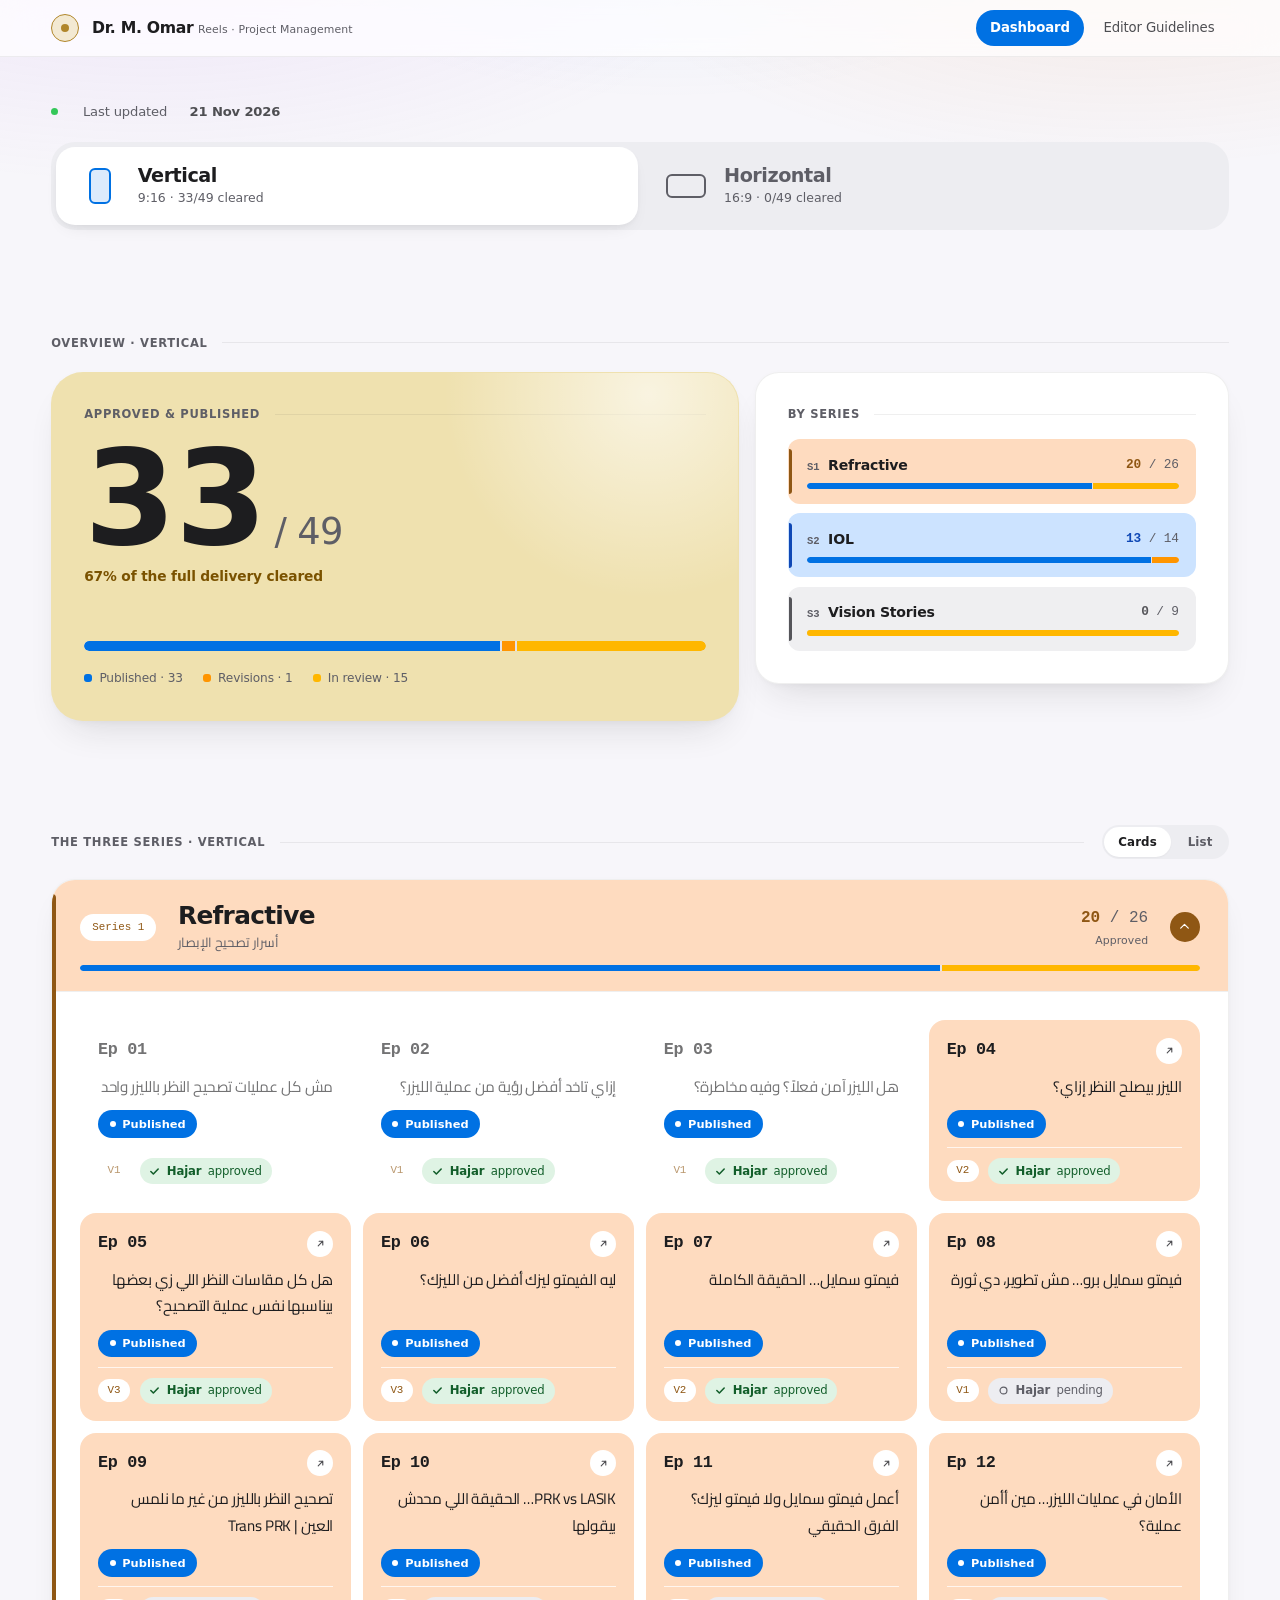
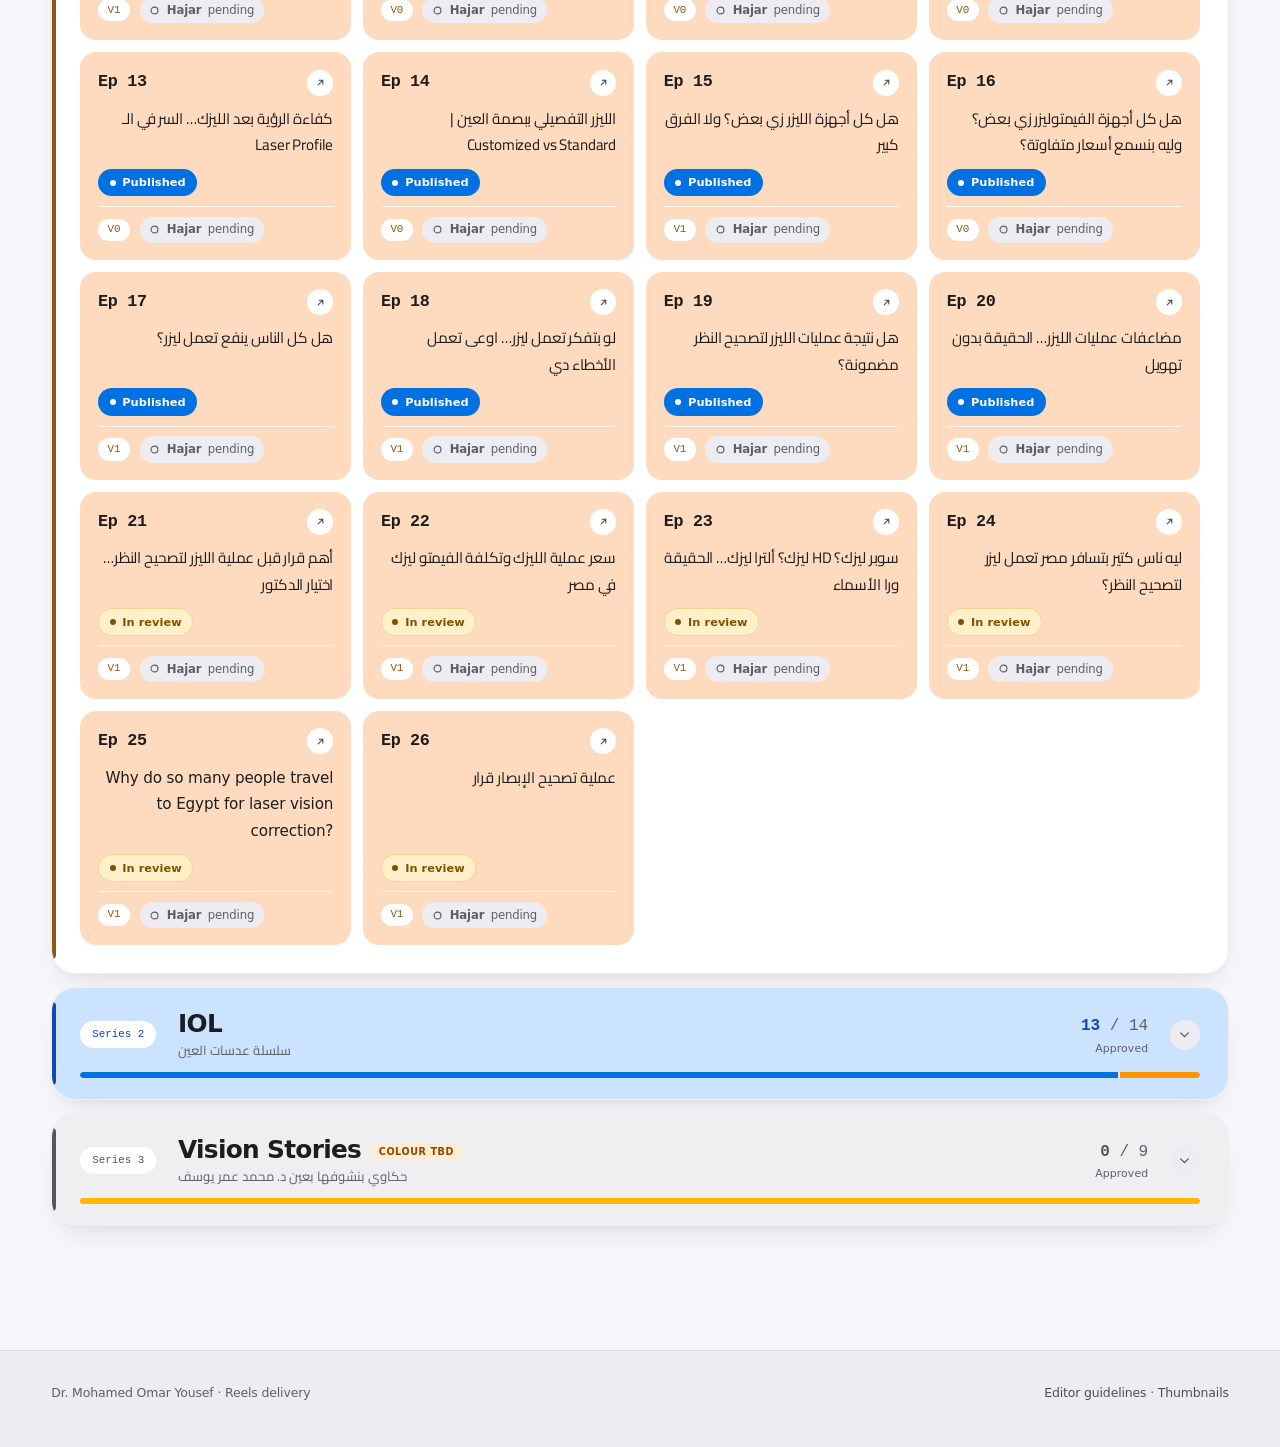
<file: index.html>
<!DOCTYPE html>
<html lang="en">
<head>
<meta charset="utf-8">
<meta name="viewport" content="width=device-width, initial-scale=1">
<title>Dr. M. Omar · Reels Project Management</title>
<meta name="description" content="Delivery status for the 50-reel ophthalmology series — who has what to do, progress, review queue and episode tracking.">
<meta name="theme-color" content="#F7F6FA">
<link rel="preconnect" href="https://fonts.googleapis.com">
<link rel="preconnect" href="https://fonts.gstatic.com" crossorigin>
<link rel="stylesheet" href="css/style.css">
<link rel="icon" href="data:image/svg+xml,%3Csvg xmlns='http://www.w3.org/2000/svg' viewBox='0 0 32 32'%3E%3Ccircle cx='16' cy='16' r='14' fill='none' stroke='%23C08B23' stroke-width='2'/%3E%3Ccircle cx='16' cy='16' r='5' fill='%23C08B23'/%3E%3C/svg%3E">
</head>
<body>
<div id="page">

  <!-- ==================================================== masthead ==== -->
  <header class="masthead">
    <div class="shell masthead__in">
      <a class="brand" href="index.html">
        <span class="brand__mark"><i></i></span>
        <span class="brand__txt">
          <span class="brand__name">Dr. M. Omar</span>
          <span class="brand__sub">Reels · Project Management</span>
        </span>
      </a>
      <nav class="nav">
        <a href="index.html" aria-current="page">Dashboard</a>
        <a href="guidelines.html">Editor Guidelines</a>
      </nav>
    </div>
  </header>

  <h1 class="sr-only">Reels delivery dashboard</h1>

  <!-- ======================================================= to-do ==== -->
  <section class="shell section section--first" aria-labelledby="td">
    <p class="metaline" data-rise style="animation-delay:.04s">
      <span class="dot"></span>Last updated <b id="lastUpdated">—</b>
    </p>
    <!-- "On everyone's plate" is hidden for now. The data still lives in
         PROJECT.todos and app.js still fills #todos — un-hide these two
         elements to bring the section back. -->
    <div class="sectionhead" style="margin-top:1.5rem" hidden>
      <p class="eyebrow" id="td">On everyone's plate</p>
    </div>
    <div class="todos" id="todos" data-rise style="animation-delay:.12s" hidden></div>

    <!-- Vertical / Horizontal. Everything below this switches with it; the
         to-do cards above do not (their tasks are all about vertical cuts).
         aria-pressed here is only the pre-script default — app.js corrects it
         from the stored choice and fills in the counts. -->
    <div class="formats" id="formatTabs" role="group" aria-label="Video format"
         data-rise style="animation-delay:.12s">
      <button type="button" class="fmt fmt--vertical" data-format="vertical" aria-pressed="true">
        <span class="fmt__icon" aria-hidden="true"><i></i></span>
        <span class="fmt__name">Vertical</span>
        <span class="fmt__sub">9:16<span data-format-count="vertical"></span></span>
      </button>
      <button type="button" class="fmt fmt--horizontal" data-format="horizontal" aria-pressed="false">
        <span class="fmt__icon" aria-hidden="true"><i></i></span>
        <span class="fmt__name">Horizontal</span>
        <span class="fmt__sub">16:9<span data-format-count="horizontal"></span></span>
      </button>
    </div>
  </section>

  <!-- =================================================== dashboard ==== -->
  <section class="shell section" aria-labelledby="ov">
    <p class="eyebrow" id="ov"><span>Overview · <span data-format-name>Vertical</span></span></p>

    <div class="dash">

      <!-- overall -->
      <div class="card overall" data-rise style="animation-delay:.22s">
        <div class="overall__glow" aria-hidden="true"></div>
        <div>
          <p class="eyebrow" style="margin-bottom:.9rem">Approved &amp; published</p>
          <div class="overall__num">
            <span class="big" id="ovCleared">0</span>
            <span class="of">/ <span id="ovTotal">50</span></span>
          </div>
          <p class="overall__pct"><span id="ovPct">0</span>% of the full delivery cleared</p>
        </div>
        <div>
          <div class="bar bar--lg" id="ovBar" role="img" aria-label="Overall progress by status"></div>
          <div class="legend" id="ovLegend"></div>
        </div>
      </div>

      <!-- side stack -->
      <div class="dash__side">
        <div class="card" data-rise style="animation-delay:.3s">
          <p class="eyebrow" style="margin-bottom:1rem">By series</p>
          <div class="miniset" id="miniset"></div>
        </div>
      </div>

    </div>
  </section>

  <!-- ====================================================== series ==== -->
  <section class="shell section" aria-labelledby="se">
    <div class="sectionhead">
      <p class="eyebrow" id="se"><span>The three series · <span data-format-name>Vertical</span></span></p>
      <div class="viewtoggle" id="viewToggle" role="group" aria-label="Episode view">
        <button type="button" data-view="cards" aria-pressed="true">Cards</button>
        <button type="button" data-view="list" aria-pressed="false">List</button>
      </div>
    </div>
    <div class="serieslist" id="serieslist" data-view="cards"></div>
  </section>

  <!-- ======================================================== foot ==== -->
  <footer class="foot">
    <div class="shell foot__in">
      <span>Dr. Mohamed Omar Yousef · Reels delivery</span>
      <span><a href="guidelines.html">Editor guidelines</a> · <a href="https://drive.google.com/drive/folders/1OgyGto0Nb6C144wxizZ76RHrpu4rL2E7?usp=drive_link" target="_blank" rel="noopener noreferrer">Thumbnails</a></span>
    </div>
  </footer>

</div>

<script src="js/data.js"></script>
<script src="js/app.js"></script>
</body>
</html>
</file>
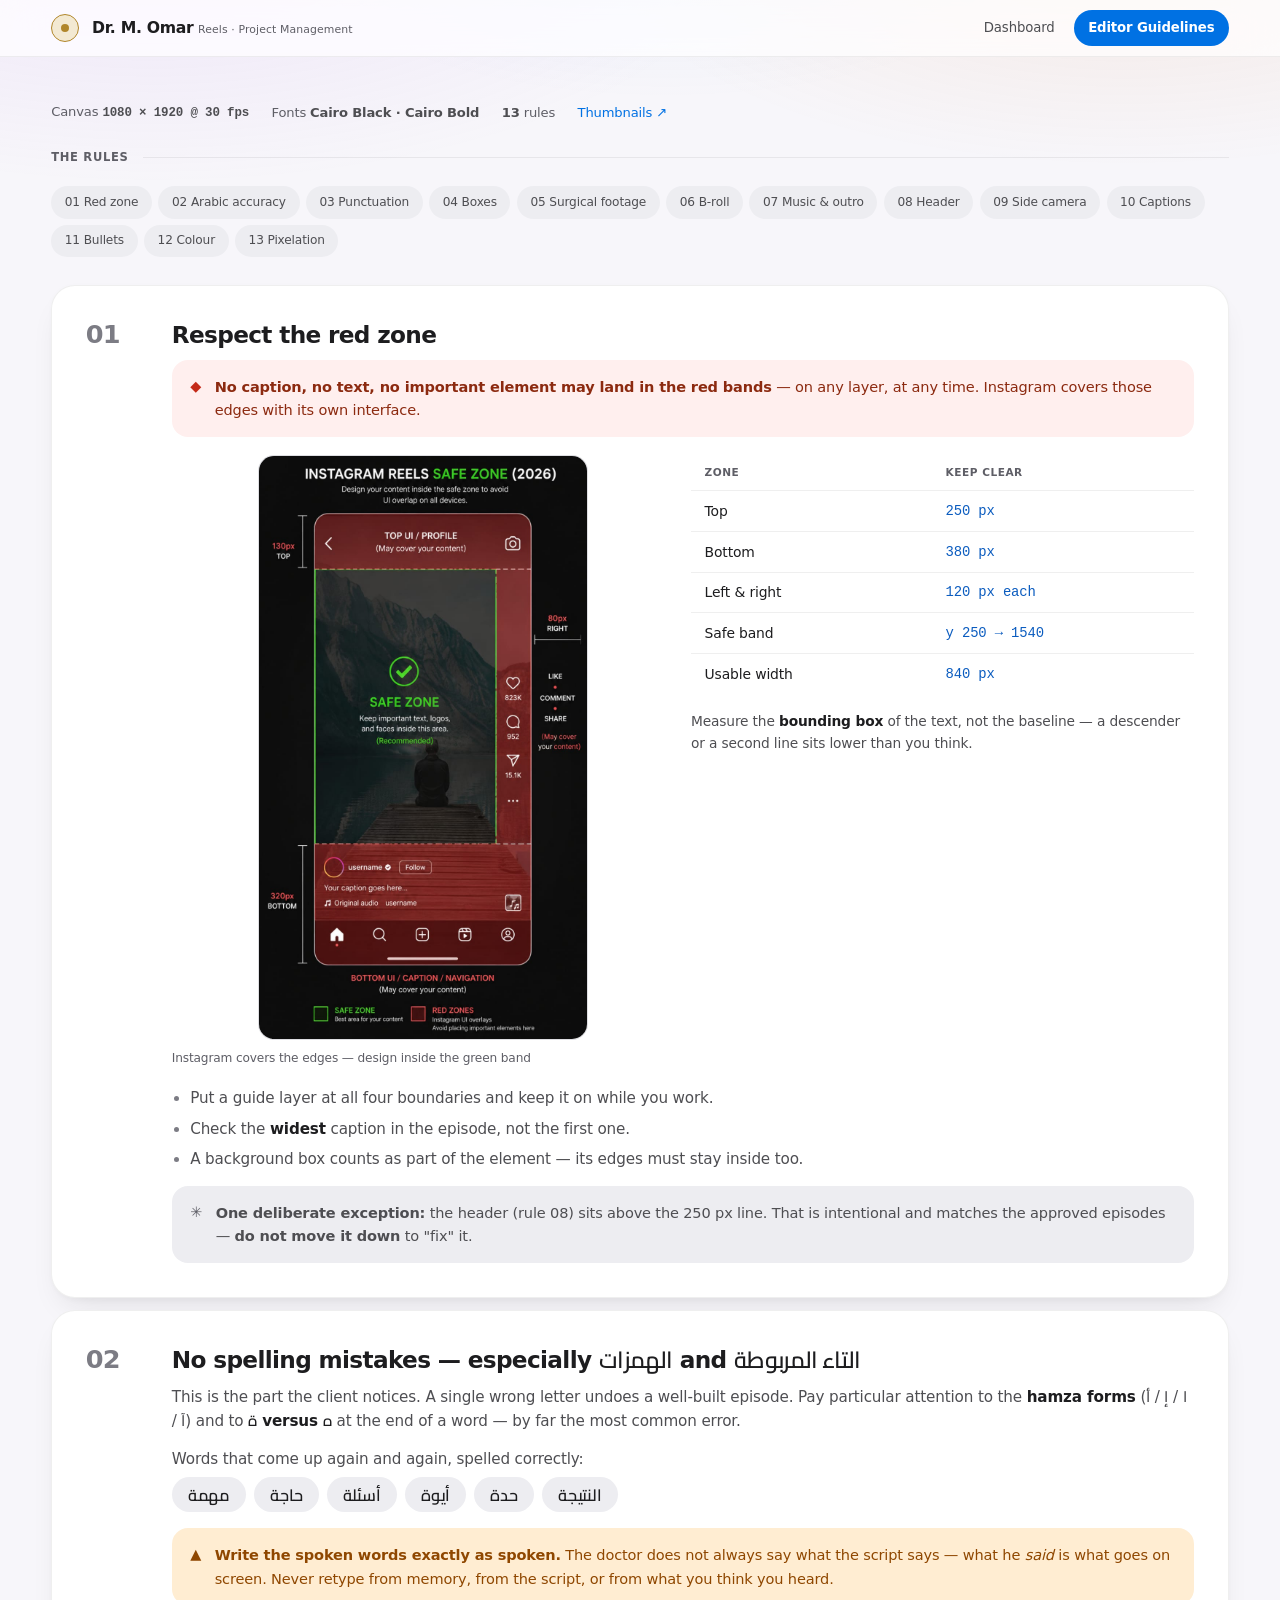
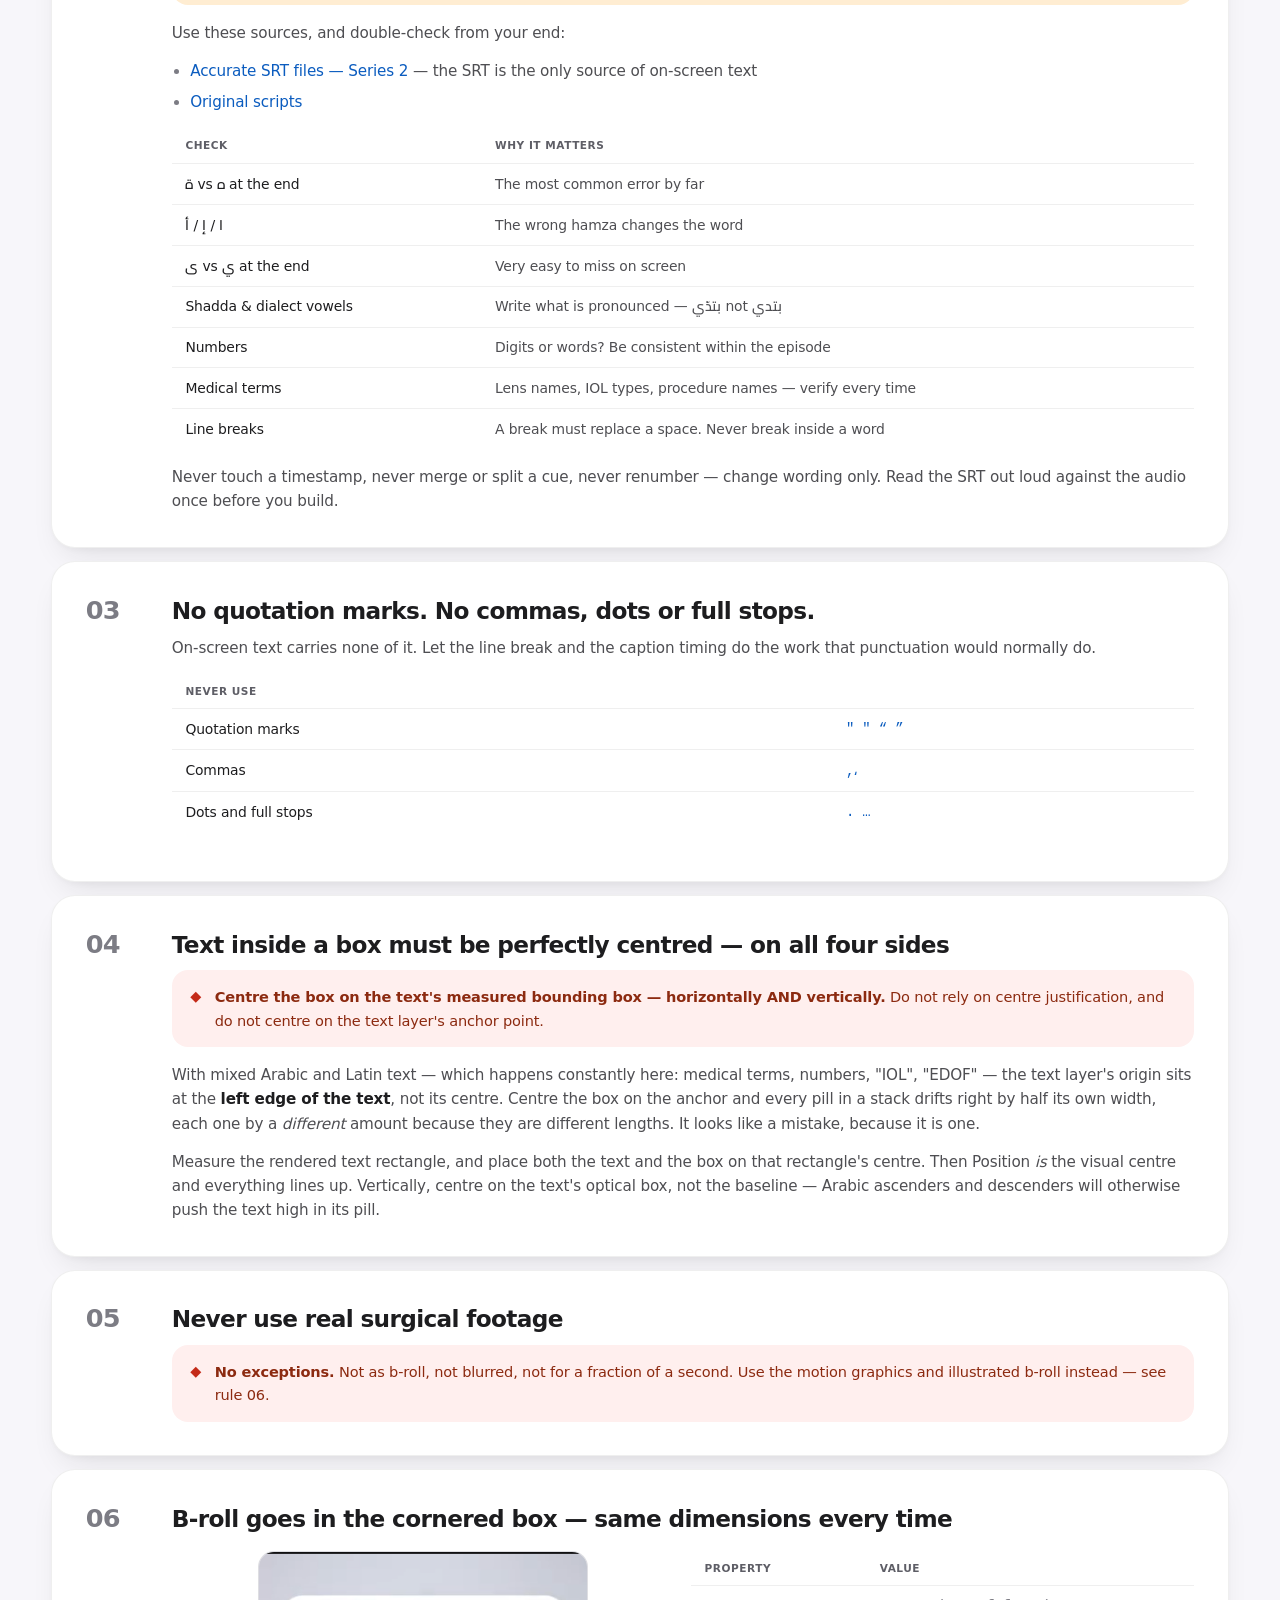
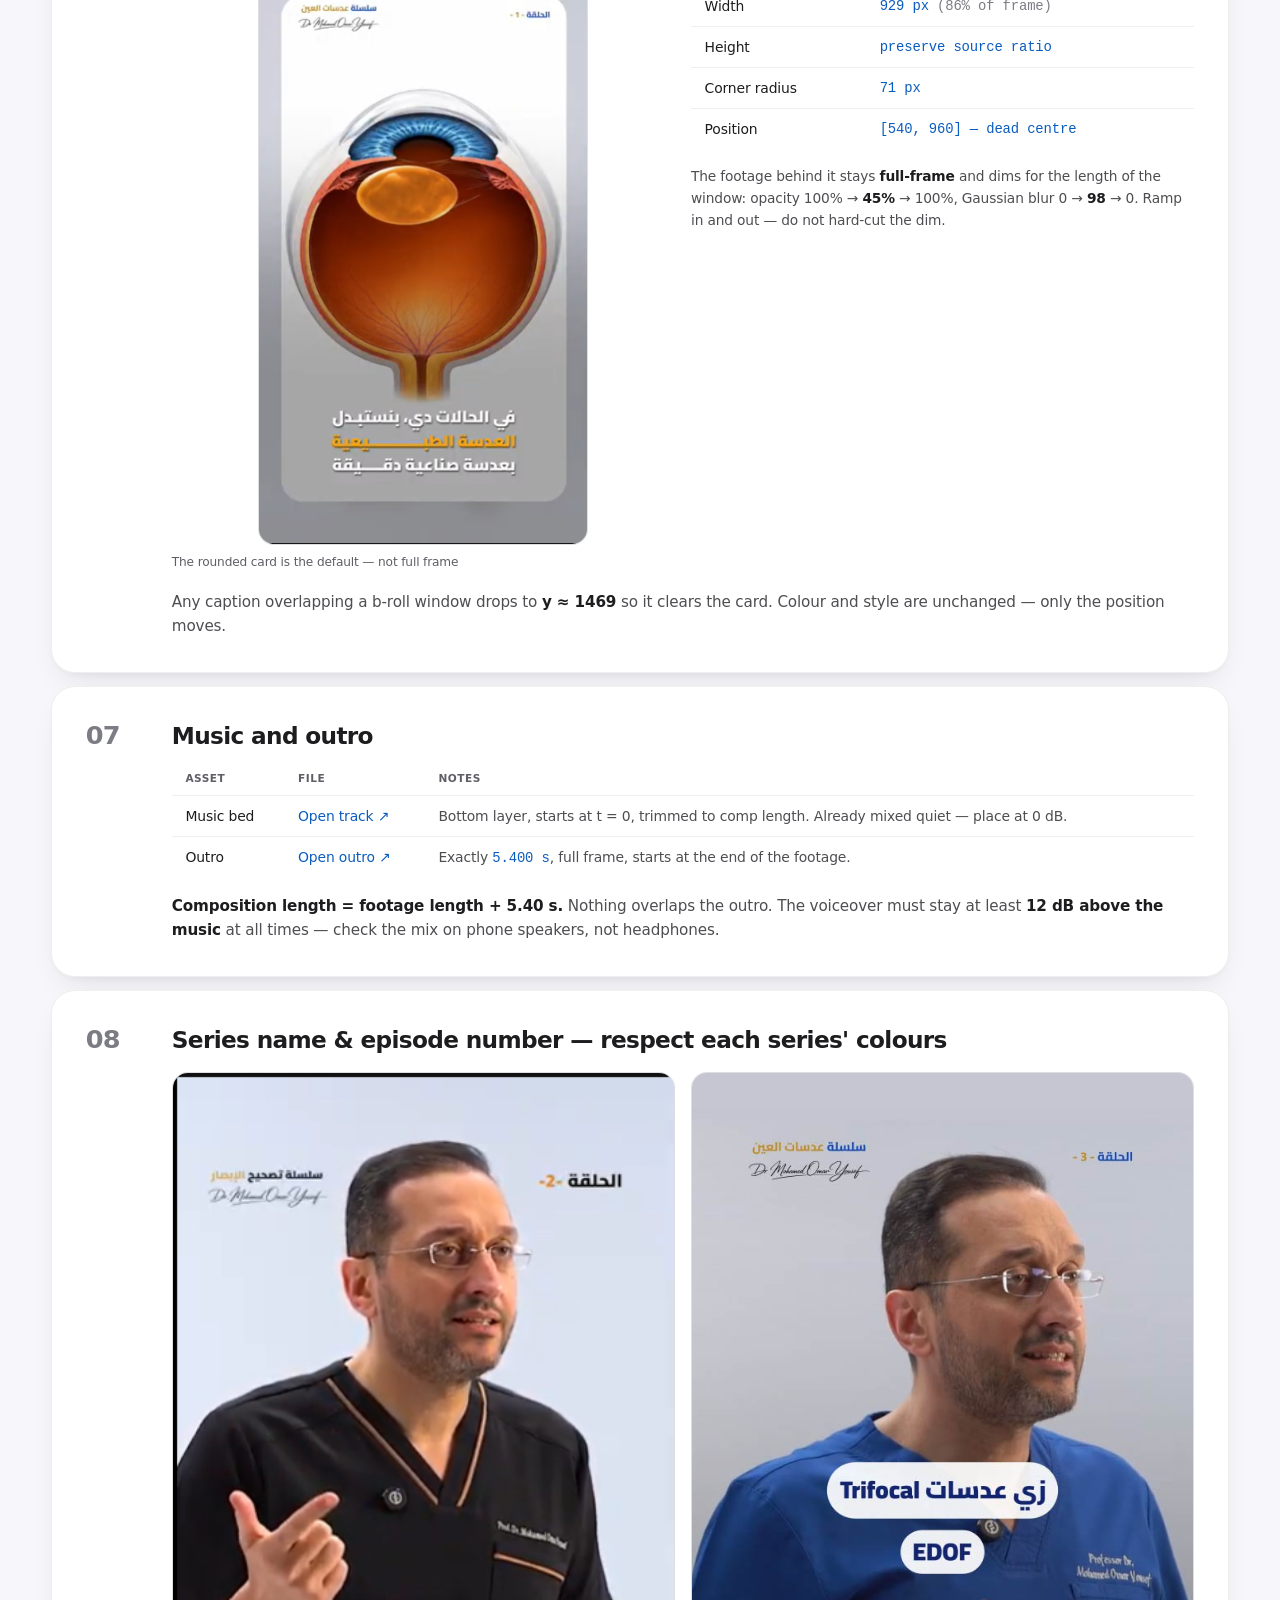
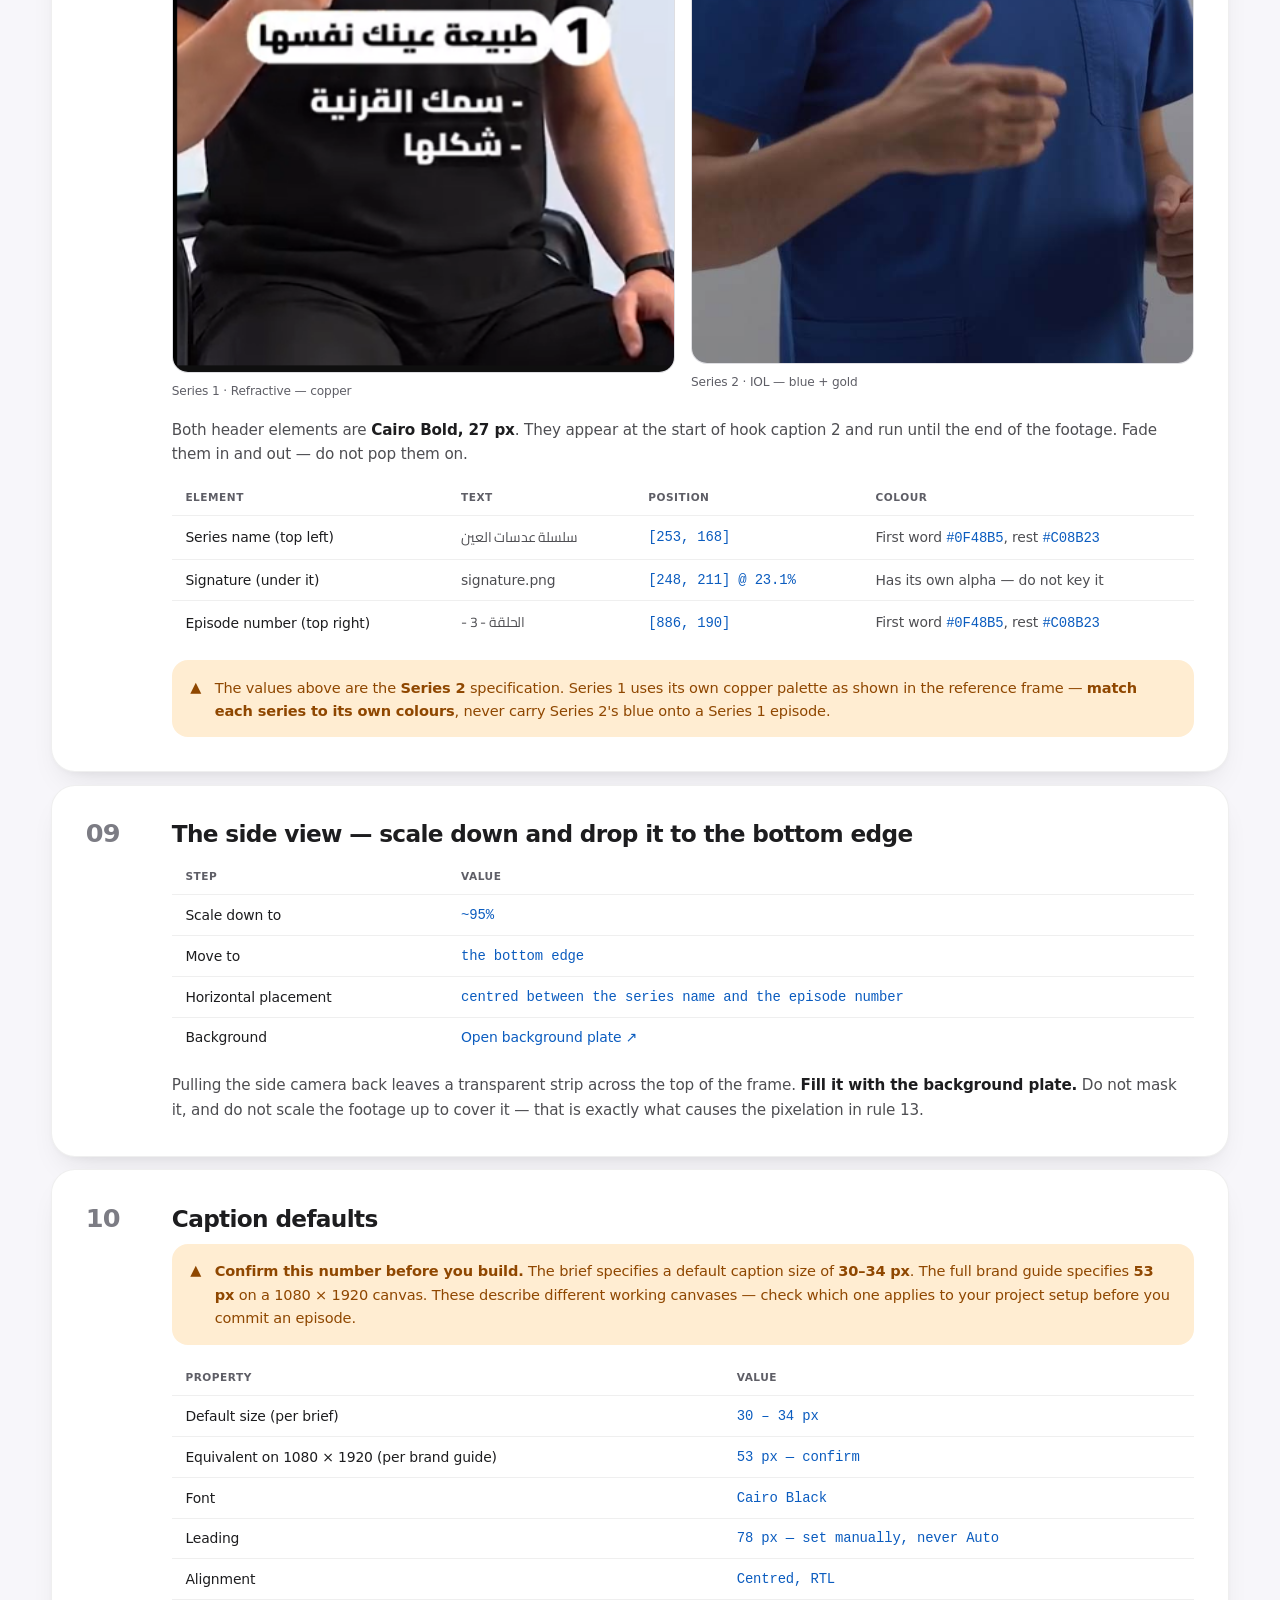
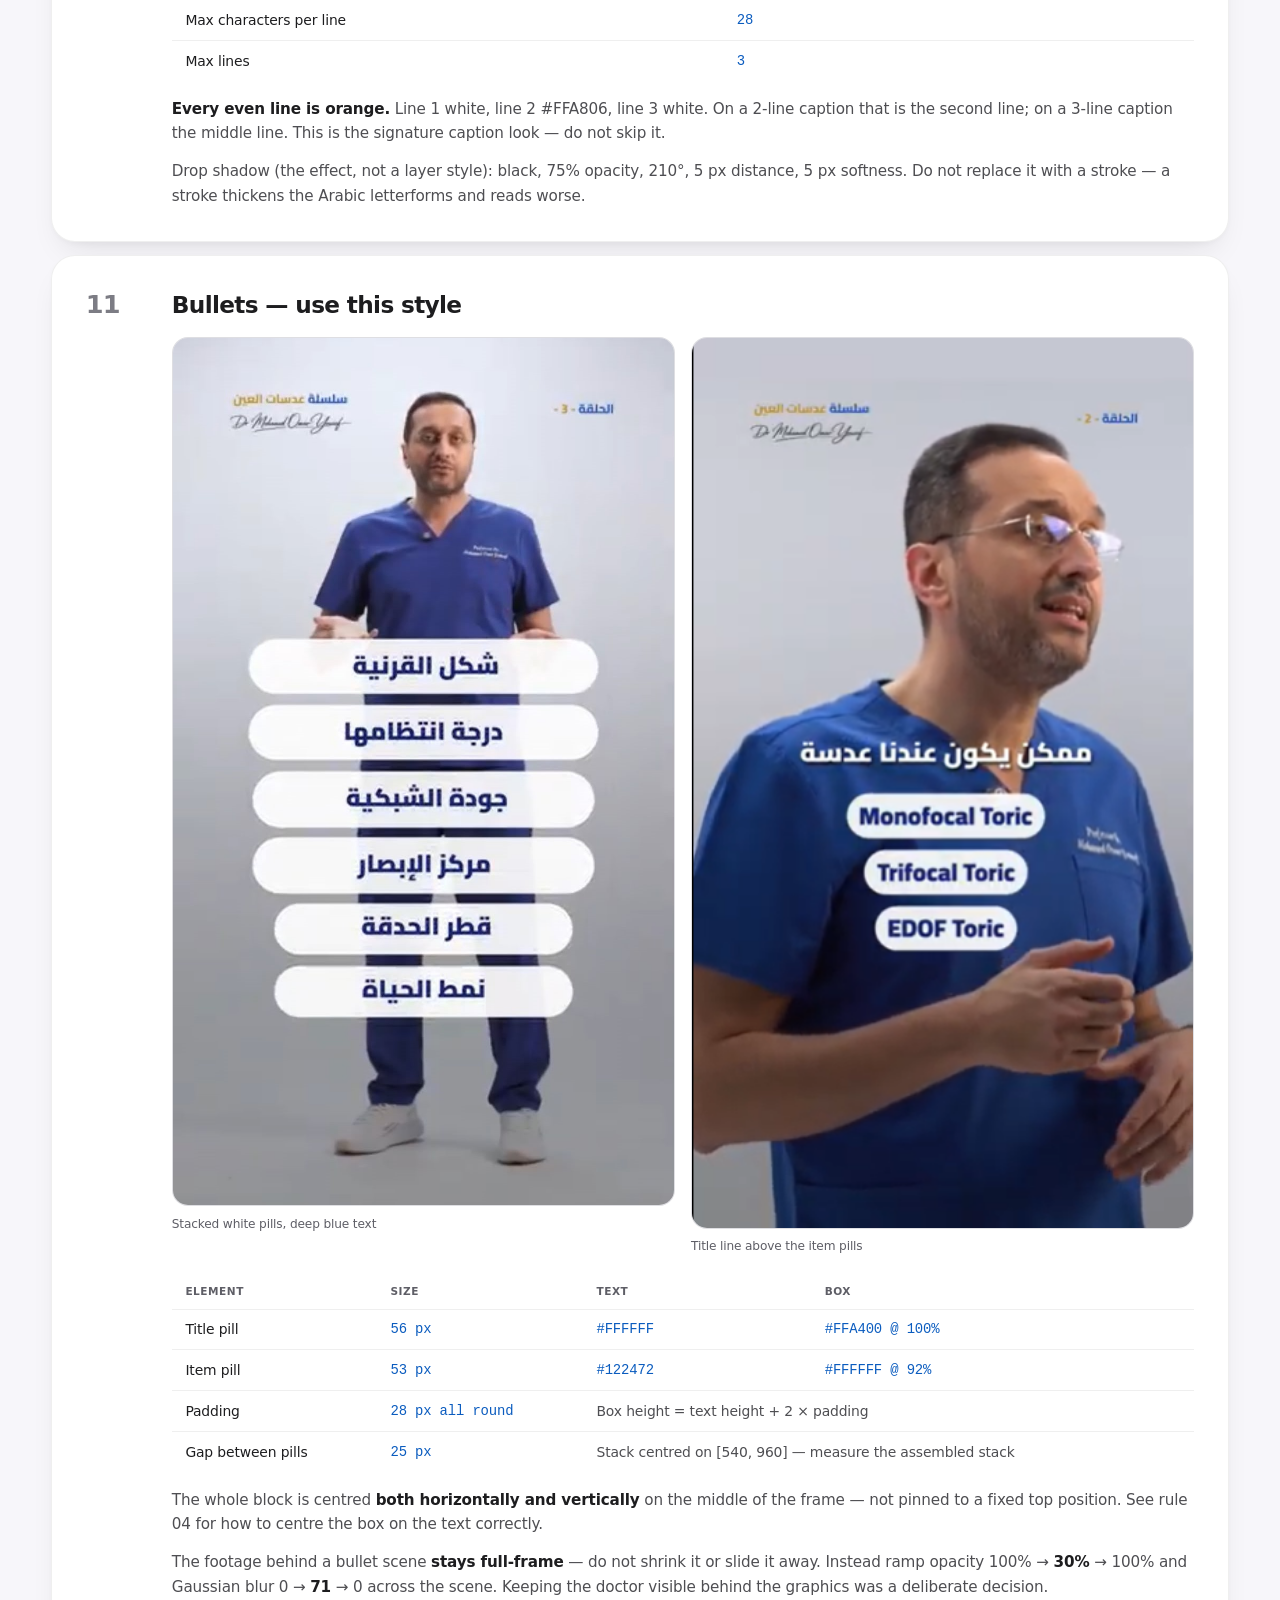
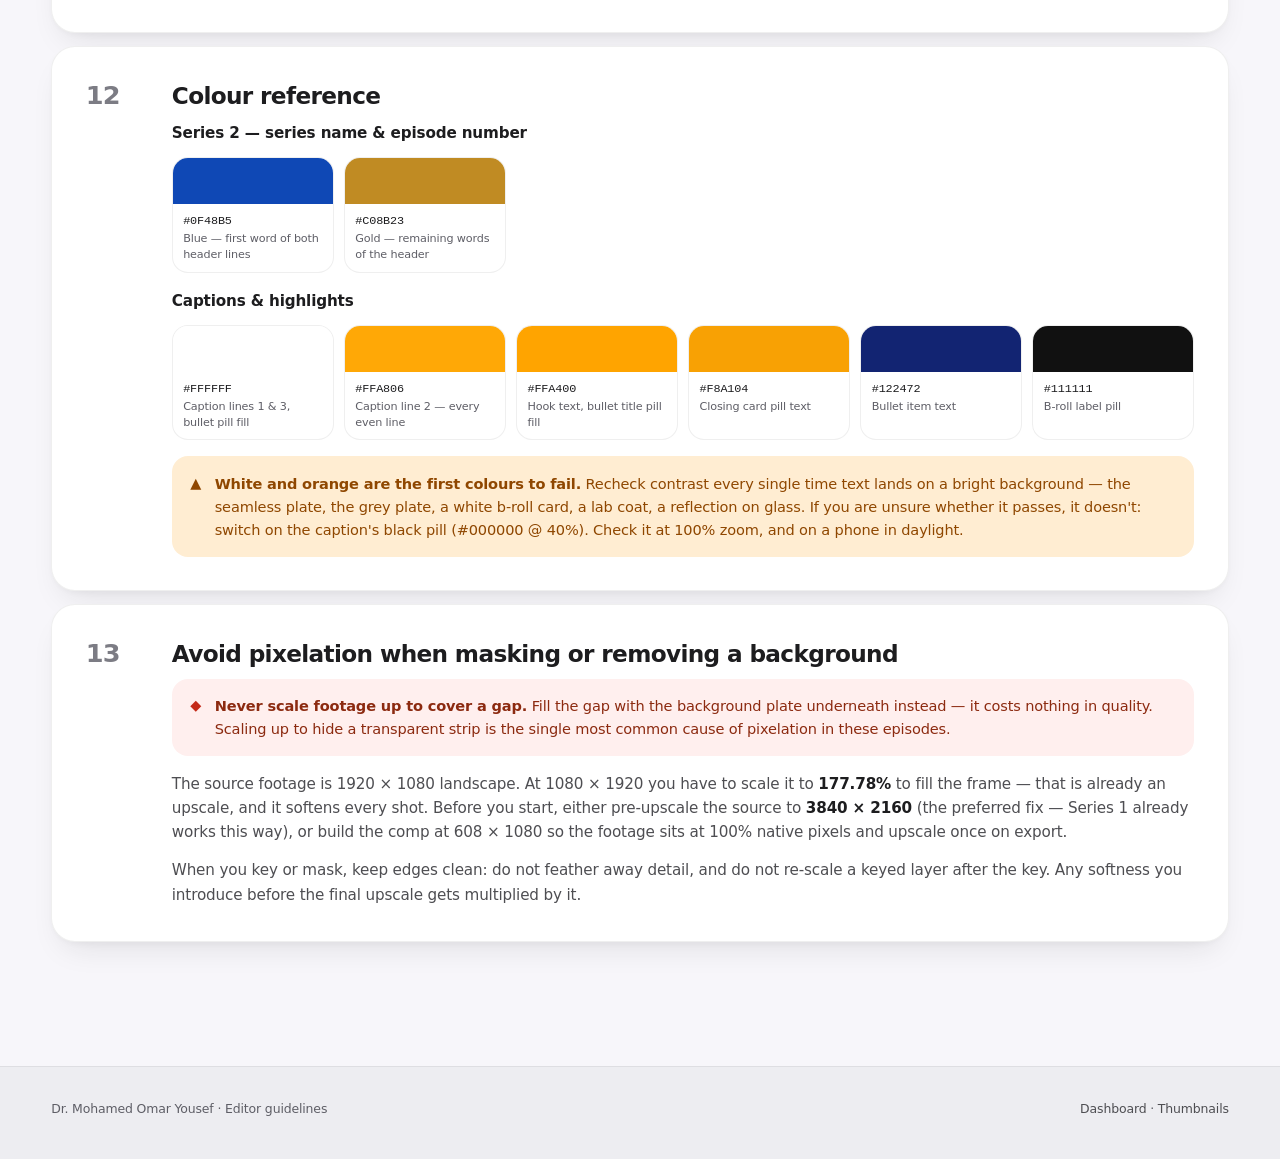
<file: guidelines.html>
<!DOCTYPE html>
<html lang="en">
<head>
<meta charset="utf-8">
<meta name="viewport" content="width=device-width, initial-scale=1">
<title>Editor Guidelines · Dr. M. Omar Reels</title>
<meta name="description" content="Brand and technical rules every reel must follow — red zone, Arabic accuracy, b-roll, headers, bullets and colour.">
<meta name="theme-color" content="#08090B">
<link rel="preconnect" href="https://fonts.googleapis.com">
<link rel="preconnect" href="https://fonts.gstatic.com" crossorigin>
<link rel="stylesheet" href="css/style.css">
<link rel="icon" href="data:image/svg+xml,%3Csvg xmlns='http://www.w3.org/2000/svg' viewBox='0 0 32 32'%3E%3Ccircle cx='16' cy='16' r='14' fill='none' stroke='%23C08B23' stroke-width='2'/%3E%3Ccircle cx='16' cy='16' r='5' fill='%23C08B23'/%3E%3C/svg%3E">
</head>
<body>
<div id="page">

  <!-- ==================================================== masthead ==== -->
  <header class="masthead">
    <div class="shell masthead__in">
      <a class="brand" href="index.html">
        <span class="brand__mark"><i></i></span>
        <span class="brand__txt">
          <span class="brand__name">Dr. M. Omar</span>
          <span class="brand__sub">Reels · Project Management</span>
        </span>
      </a>
      <nav class="nav">
        <a href="index.html">Dashboard</a>
        <a href="guidelines.html" aria-current="page">Editor Guidelines</a>
      </nav>
    </div>
  </header>

  <h1 class="sr-only">Editor guidelines</h1>

  <section class="shell section section--first">
    <p class="metaline" data-rise style="animation-delay:.04s">
      <span>Canvas <b class="num">1080 × 1920 @ 30 fps</b></span>
      <span>Fonts <b>Cairo Black · Cairo Bold</b></span>
      <span><b>13</b> rules</span>
      <span><a href="https://drive.google.com/drive/folders/1OgyGto0Nb6C144wxizZ76RHrpu4rL2E7?usp=drive_link" target="_blank" rel="noopener noreferrer" style="color:var(--accent);font-weight:500;text-decoration:none">Thumbnails ↗</a></span>
    </p>
    <p class="eyebrow" style="margin-top:1.5rem">The rules</p>
    <nav class="toc" aria-label="Jump to a rule">
      <a href="#r1">01 Red zone</a>
      <a href="#r2">02 Arabic accuracy</a>
      <a href="#r3">03 Punctuation</a>
      <a href="#r4">04 Boxes</a>
      <a href="#r5">05 Surgical footage</a>
      <a href="#r6">06 B-roll</a>
      <a href="#r7">07 Music &amp; outro</a>
      <a href="#r8">08 Header</a>
      <a href="#r9">09 Side camera</a>
      <a href="#r10">10 Captions</a>
      <a href="#r11">11 Bullets</a>
      <a href="#r12">12 Colour</a>
      <a href="#r13">13 Pixelation</a>
    </nav>

    <div class="rules">

      <!-- ================================================= 01 red zone -->
      <article class="rule" id="r1">
        <div class="rule__no">01</div>
        <div class="rule__body">
          <h2 class="rule__title">Respect the red zone</h2>

          <div class="callout callout--danger">
            <span class="callout__ic">◆</span>
            <span><strong>No caption, no text, no important element may land in the red bands</strong> —
            on any layer, at any time. Instagram covers those edges with its own interface.</span>
          </div>

          <div class="figs figs--2">
            <figure class="fig--tall">
              <img src="assets/redzones.jpeg" alt="Instagram Reels safe zone diagram showing the top, bottom and side areas covered by Instagram's interface.">
              <figcaption>Instagram covers the edges — design inside the green band</figcaption>
            </figure>
            <div>
              <div class="scroll-x">
                <table class="spec">
                  <thead><tr><th>Zone</th><th>Keep clear</th></tr></thead>
                  <tbody>
                    <tr><td>Top</td><td class="num">250 px</td></tr>
                    <tr><td>Bottom</td><td class="num">380 px</td></tr>
                    <tr><td>Left &amp; right</td><td class="num">120 px each</td></tr>
                    <tr><td>Safe band</td><td class="num">y 250 → 1540</td></tr>
                    <tr><td>Usable width</td><td class="num">840 px</td></tr>
                  </tbody>
                </table>
              </div>
              <p style="font-size:.86rem">Measure the <strong>bounding box</strong> of the text, not the
              baseline — a descender or a second line sits lower than you think.</p>
            </div>
          </div>

          <ul>
            <li>Put a guide layer at all four boundaries and keep it on while you work.</li>
            <li>Check the <strong>widest</strong> caption in the episode, not the first one.</li>
            <li>A background box counts as part of the element — its edges must stay inside too.</li>
          </ul>

          <div class="callout callout--info">
            <span class="callout__ic">✳</span>
            <span><strong>One deliberate exception:</strong> the header (rule 08) sits above the 250 px line.
            That is intentional and matches the approved episodes — <strong>do not move it down</strong> to
            "fix" it.</span>
          </div>
        </div>
      </article>

      <!-- ========================================== 02 arabic accuracy -->
      <article class="rule" id="r2">
        <div class="rule__no">02</div>
        <div class="rule__body">
          <h2 class="rule__title">No spelling mistakes — especially
            <span class="ar-i">الهمزات</span> and <span class="ar-i">التاء المربوطة</span></h2>

          <p>This is the part the client notices. A single wrong letter undoes a well-built episode.
          Pay particular attention to the <strong>hamza forms</strong>
          (<span class="ar-i">أ</span> / <span class="ar-i">إ</span> / <span class="ar-i">ا</span> /
          <span class="ar-i">آ</span>) and to
          <strong><span class="ar-i">ة</span> versus <span class="ar-i">ه</span></strong>
          at the end of a word — by far the most common error.</p>

          <p style="margin-bottom:.35rem">Words that come up again and again, spelled correctly:</p>
          <div class="chips">
            <span class="chip">مهمة</span>
            <span class="chip">حاجة</span>
            <span class="chip">أسئلة</span>
            <span class="chip">أيوة</span>
            <span class="chip">حدة</span>
            <span class="chip">النتيجة</span>
          </div>

          <div class="callout callout--warn">
            <span class="callout__ic">▲</span>
            <span><strong>Write the spoken words exactly as spoken.</strong> The doctor does not always say
            what the script says — what he <em>said</em> is what goes on screen. Never retype from memory,
            from the script, or from what you think you heard.</span>
          </div>

          <p>Use these sources, and double-check from your end:</p>
          <ul>
            <li><a href="https://drive.google.com/drive/folders/1Gv-S6XoAuWYHJNNFXZYc7jdrGKgbDcB-?usp=drive_link" target="_blank" rel="noopener">Accurate SRT files — Series 2</a> — the SRT is the only source of on-screen text</li>
            <li><a href="https://drive.google.com/drive/folders/1Jg8bCKgJIcH0jaZLfi2qgSb6Cyv3QJ2F?usp=sharing" target="_blank" rel="noopener">Original scripts</a></li>
          </ul>

          <div class="scroll-x">
            <table class="spec">
              <thead><tr><th>Check</th><th>Why it matters</th></tr></thead>
              <tbody>
                <tr><td><span class="ar-i">ة</span> vs <span class="ar-i">ه</span> at the end</td><td>The most common error by far</td></tr>
                <tr><td><span class="ar-i">أ</span> / <span class="ar-i">إ</span> / <span class="ar-i">ا</span></td><td>The wrong hamza changes the word</td></tr>
                <tr><td><span class="ar-i">ى</span> vs <span class="ar-i">ي</span> at the end</td><td>Very easy to miss on screen</td></tr>
                <tr><td>Shadda &amp; dialect vowels</td><td>Write what is pronounced — <span class="ar-i">بتدّي</span> not <span class="ar-i">بتدي</span></td></tr>
                <tr><td>Numbers</td><td>Digits or words? Be consistent within the episode</td></tr>
                <tr><td>Medical terms</td><td>Lens names, IOL types, procedure names — verify every time</td></tr>
                <tr><td>Line breaks</td><td>A break must replace a space. Never break inside a word</td></tr>
              </tbody>
            </table>
          </div>

          <p>Never touch a timestamp, never merge or split a cue, never renumber — change wording only.
          Read the SRT out loud against the audio once before you build.</p>
        </div>
      </article>

      <!-- ============================================== 03 punctuation -->
      <article class="rule" id="r3">
        <div class="rule__no">03</div>
        <div class="rule__body">
          <h2 class="rule__title">No quotation marks. No commas, dots or full stops.</h2>
          <p>On-screen text carries none of it. Let the line break and the caption timing do the work
          that punctuation would normally do.</p>
          <div class="scroll-x">
            <table class="spec">
              <thead><tr><th>Never use</th><th></th></tr></thead>
              <tbody>
                <tr><td>Quotation marks</td><td class="num">" "  “ ”</td></tr>
                <tr><td>Commas</td><td class="num">,<span class="ar-i"> ،</span></td></tr>
                <tr><td>Dots and full stops</td><td class="num">. …</td></tr>
              </tbody>
            </table>
          </div>
        </div>
      </article>

      <!-- ==================================================== 04 boxes -->
      <article class="rule" id="r4">
        <div class="rule__no">04</div>
        <div class="rule__body">
          <h2 class="rule__title">Text inside a box must be perfectly centred — on all four sides</h2>

          <div class="callout callout--danger">
            <span class="callout__ic">◆</span>
            <span><strong>Centre the box on the text's measured bounding box — horizontally AND vertically.</strong>
            Do not rely on centre justification, and do not centre on the text layer's anchor point.</span>
          </div>

          <p>With mixed Arabic and Latin text — which happens constantly here: medical terms, numbers,
          "IOL", "EDOF" — the text layer's origin sits at the <strong>left edge of the text</strong>, not
          its centre. Centre the box on the anchor and every pill in a stack drifts right by half its own
          width, each one by a <em>different</em> amount because they are different lengths. It looks like
          a mistake, because it is one.</p>

          <p>Measure the rendered text rectangle, and place both the text and the box on that rectangle's
          centre. Then Position <em>is</em> the visual centre and everything lines up. Vertically, centre on
          the text's optical box, not the baseline — Arabic ascenders and descenders will otherwise push
          the text high in its pill.</p>
        </div>
      </article>

      <!-- ======================================== 05 surgical footage -->
      <article class="rule" id="r5">
        <div class="rule__no">05</div>
        <div class="rule__body">
          <h2 class="rule__title">Never use real surgical footage</h2>
          <div class="callout callout--danger">
            <span class="callout__ic">◆</span>
            <span><strong>No exceptions.</strong> Not as b-roll, not blurred, not for a fraction of a second.
            Use the motion graphics and illustrated b-roll instead — see rule 06.</span>
          </div>
        </div>
      </article>

      <!-- =================================================== 06 b-roll -->
      <article class="rule" id="r6">
        <div class="rule__no">06</div>
        <div class="rule__body">
          <h2 class="rule__title">B-roll goes in the cornered box — same dimensions every time</h2>

          <div class="figs figs--2">
            <figure class="fig--tall">
              <img src="assets/b-roll.png" alt="Reference frame showing an illustrated eye anatomy b-roll inside a rounded-corner card, centred in the frame.">
              <figcaption>The rounded card is the default — not full frame</figcaption>
            </figure>
            <div>
              <div class="scroll-x">
                <table class="spec">
                  <thead><tr><th>Property</th><th>Value</th></tr></thead>
                  <tbody>
                    <tr><td>Width</td><td class="num">929 px <span style="color:var(--ink-4)">(86% of frame)</span></td></tr>
                    <tr><td>Height</td><td class="num">preserve source ratio</td></tr>
                    <tr><td>Corner radius</td><td class="num">71 px</td></tr>
                    <tr><td>Position</td><td class="num">[540, 960] — dead centre</td></tr>
                  </tbody>
                </table>
              </div>
              <p style="font-size:.86rem">The footage behind it stays <strong>full-frame</strong> and dims for
              the length of the window: opacity 100% → <strong>45%</strong> → 100%, Gaussian blur
              0 → <strong>98</strong> → 0. Ramp in and out — do not hard-cut the dim.</p>
            </div>
          </div>

          <p>Any caption overlapping a b-roll window drops to <strong>y ≈ 1469</strong> so it clears the card.
          Colour and style are unchanged — only the position moves.</p>
        </div>
      </article>

      <!-- ============================================ 07 music & outro -->
      <article class="rule" id="r7">
        <div class="rule__no">07</div>
        <div class="rule__body">
          <h2 class="rule__title">Music and outro</h2>
          <div class="scroll-x">
            <table class="spec">
              <thead><tr><th>Asset</th><th>File</th><th>Notes</th></tr></thead>
              <tbody>
                <tr>
                  <td>Music bed</td>
                  <td><a href="https://drive.google.com/file/d/1z9OhkHvdQCPN05PzRhO80NV8N_zx_z05/view?usp=drive_link" target="_blank" rel="noopener">Open track ↗</a></td>
                  <td>Bottom layer, starts at t = 0, trimmed to comp length. Already mixed quiet — place at 0 dB.</td>
                </tr>
                <tr>
                  <td>Outro</td>
                  <td><a href="https://drive.google.com/file/d/1ix5SlYmuafrogoQrj1qOy3j7zuZPOysA/view?usp=drive_link" target="_blank" rel="noopener">Open outro ↗</a></td>
                  <td>Exactly <span class="num">5.400 s</span>, full frame, starts at the end of the footage.</td>
                </tr>
              </tbody>
            </table>
          </div>
          <p><strong>Composition length = footage length + 5.40 s.</strong> Nothing overlaps the outro.
          The voiceover must stay at least <strong>12 dB above the music</strong> at all times — check the
          mix on phone speakers, not headphones.</p>
        </div>
      </article>

      <!-- =================================================== 08 header -->
      <article class="rule" id="r8">
        <div class="rule__no">08</div>
        <div class="rule__body">
          <h2 class="rule__title">Series name &amp; episode number — respect each series' colours</h2>

          <div class="figs figs--2">
            <figure>
              <img src="assets/series%20name%20and%20episode%20number1.png" alt="Frame from Series 1 showing the series name top-left in copper and the episode number top-right.">
              <figcaption>Series 1 · Refractive — copper</figcaption>
            </figure>
            <figure>
              <img src="assets/series%20name%20and%20episode%20number2.jpg" alt="Frame from Series 2 showing the series name top-left in blue and gold and the episode number top-right.">
              <figcaption>Series 2 · IOL — blue + gold</figcaption>
            </figure>
          </div>

          <p>Both header elements are <strong>Cairo Bold, 27 px</strong>. They appear at the start of hook
          caption 2 and run until the end of the footage. Fade them in and out — do not pop them on.</p>

          <div class="scroll-x">
            <table class="spec">
              <thead><tr><th>Element</th><th>Text</th><th>Position</th><th>Colour</th></tr></thead>
              <tbody>
                <tr>
                  <td>Series name (top left)</td>
                  <td><span class="ar">سلسلة عدسات العين</span></td>
                  <td class="num">[253, 168]</td>
                  <td>First word <span class="num">#0F48B5</span>, rest <span class="num">#C08B23</span></td>
                </tr>
                <tr>
                  <td>Signature (under it)</td>
                  <td>signature.png</td>
                  <td class="num">[248, 211] @ 23.1%</td>
                  <td>Has its own alpha — do not key it</td>
                </tr>
                <tr>
                  <td>Episode number (top right)</td>
                  <td><span class="ar">الحلقة - 3 -</span></td>
                  <td class="num">[886, 190]</td>
                  <td>First word <span class="num">#0F48B5</span>, rest <span class="num">#C08B23</span></td>
                </tr>
              </tbody>
            </table>
          </div>

          <div class="callout callout--warn">
            <span class="callout__ic">▲</span>
            <span>The values above are the <strong>Series 2</strong> specification. Series 1 uses its own
            copper palette as shown in the reference frame — <strong>match each series to its own colours</strong>,
            never carry Series 2's blue onto a Series 1 episode.</span>
          </div>
        </div>
      </article>

      <!-- ============================================== 09 side camera -->
      <article class="rule" id="r9">
        <div class="rule__no">09</div>
        <div class="rule__body">
          <h2 class="rule__title">The side view — scale down and drop it to the bottom edge</h2>

          <div class="scroll-x">
            <table class="spec">
              <thead><tr><th>Step</th><th>Value</th></tr></thead>
              <tbody>
                <tr><td>Scale down to</td><td class="num">~95%</td></tr>
                <tr><td>Move to</td><td class="num">the bottom edge</td></tr>
                <tr><td>Horizontal placement</td><td class="num">centred between the series name and the episode number</td></tr>
                <tr><td>Background</td><td><a href="https://drive.google.com/file/d/1zzOFiGHV4MzyqHwbMk514cpH5InfbuA6/view?usp=drive_link" target="_blank" rel="noopener">Open background plate ↗</a></td></tr>
              </tbody>
            </table>
          </div>

          <p>Pulling the side camera back leaves a transparent strip across the top of the frame.
          <strong>Fill it with the background plate.</strong> Do not mask it, and do not scale the footage
          up to cover it — that is exactly what causes the pixelation in rule 13.</p>
        </div>
      </article>

      <!-- ================================================= 10 captions -->
      <article class="rule" id="r10">
        <div class="rule__no">10</div>
        <div class="rule__body">
          <h2 class="rule__title">Caption defaults</h2>

          <div class="callout callout--warn">
            <span class="callout__ic">▲</span>
            <span><strong>Confirm this number before you build.</strong> The brief specifies a default caption
            size of <strong>30–34 px</strong>. The full brand guide specifies <strong>53 px</strong> on a
            1080 × 1920 canvas. These describe different working canvases — check which one applies to your
            project setup before you commit an episode.</span>
          </div>

          <div class="scroll-x">
            <table class="spec">
              <thead><tr><th>Property</th><th>Value</th></tr></thead>
              <tbody>
                <tr><td>Default size (per brief)</td><td class="num">30 – 34 px</td></tr>
                <tr><td>Equivalent on 1080 × 1920 (per brand guide)</td><td class="num">53 px — confirm</td></tr>
                <tr><td>Font</td><td class="num">Cairo Black</td></tr>
                <tr><td>Leading</td><td class="num">78 px — set manually, never Auto</td></tr>
                <tr><td>Alignment</td><td class="num">Centred, RTL</td></tr>
                <tr><td>Max characters per line</td><td class="num">28</td></tr>
                <tr><td>Max lines</td><td class="num">3</td></tr>
              </tbody>
            </table>
          </div>

          <p><strong>Every even line is orange.</strong> Line 1 white, line 2 <span class="num">#FFA806</span>,
          line 3 white. On a 2-line caption that is the second line; on a 3-line caption the middle line.
          This is the signature caption look — do not skip it.</p>

          <p>Drop shadow (the effect, not a layer style): black, 75% opacity, 210°, 5 px distance, 5 px
          softness. Do not replace it with a stroke — a stroke thickens the Arabic letterforms and reads worse.</p>
        </div>
      </article>

      <!-- ================================================== 11 bullets -->
      <article class="rule" id="r11">
        <div class="rule__no">11</div>
        <div class="rule__body">
          <h2 class="rule__title">Bullets — use this style</h2>

          <div class="figs figs--2">
            <figure>
              <img src="assets/bullets.jpeg" alt="Frame showing six white rounded pills stacked vertically with deep blue Arabic text, over the doctor.">
              <figcaption>Stacked white pills, deep blue text</figcaption>
            </figure>
            <figure>
              <img src="assets/bullets%202.png" alt="Frame showing a white heading line above three smaller white pills containing lens type names.">
              <figcaption>Title line above the item pills</figcaption>
            </figure>
          </div>

          <div class="scroll-x">
            <table class="spec">
              <thead><tr><th>Element</th><th>Size</th><th>Text</th><th>Box</th></tr></thead>
              <tbody>
                <tr><td>Title pill</td><td class="num">56 px</td><td class="num">#FFFFFF</td><td class="num">#FFA400 @ 100%</td></tr>
                <tr><td>Item pill</td><td class="num">53 px</td><td class="num">#122472</td><td class="num">#FFFFFF @ 92%</td></tr>
                <tr><td>Padding</td><td class="num">28 px all round</td><td colspan="2">Box height = text height + 2 × padding</td></tr>
                <tr><td>Gap between pills</td><td class="num">25 px</td><td colspan="2">Stack centred on [540, 960] — measure the assembled stack</td></tr>
              </tbody>
            </table>
          </div>

          <p>The whole block is centred <strong>both horizontally and vertically</strong> on the middle of the
          frame — not pinned to a fixed top position. See rule 04 for how to centre the box on the text
          correctly.</p>

          <p>The footage behind a bullet scene <strong>stays full-frame</strong> — do not shrink it or slide
          it away. Instead ramp opacity 100% → <strong>30%</strong> → 100% and Gaussian blur
          0 → <strong>71</strong> → 0 across the scene. Keeping the doctor visible behind the graphics was a
          deliberate decision.</p>
        </div>
      </article>

      <!-- =================================================== 12 colour -->
      <article class="rule" id="r12">
        <div class="rule__no">12</div>
        <div class="rule__body">
          <h2 class="rule__title">Colour reference</h2>

          <p style="margin-bottom:.75rem"><strong>Series 2 — series name &amp; episode number</strong></p>
          <div class="swatches">
            <div class="sw"><div class="sw__c" style="background:#0F48B5"></div><div class="sw__m"><div class="sw__hex">#0F48B5</div><div class="sw__u">Blue — first word of both header lines</div></div></div>
            <div class="sw"><div class="sw__c" style="background:#C08B23"></div><div class="sw__m"><div class="sw__hex">#C08B23</div><div class="sw__u">Gold — remaining words of the header</div></div></div>
          </div>

          <p style="margin-bottom:.75rem"><strong>Captions &amp; highlights</strong></p>
          <div class="swatches">
            <div class="sw"><div class="sw__c" style="background:#FFFFFF"></div><div class="sw__m"><div class="sw__hex">#FFFFFF</div><div class="sw__u">Caption lines 1 &amp; 3, bullet pill fill</div></div></div>
            <div class="sw"><div class="sw__c" style="background:#FFA806"></div><div class="sw__m"><div class="sw__hex">#FFA806</div><div class="sw__u">Caption line 2 — every even line</div></div></div>
            <div class="sw"><div class="sw__c" style="background:#FFA400"></div><div class="sw__m"><div class="sw__hex">#FFA400</div><div class="sw__u">Hook text, bullet title pill fill</div></div></div>
            <div class="sw"><div class="sw__c" style="background:#F8A104"></div><div class="sw__m"><div class="sw__hex">#F8A104</div><div class="sw__u">Closing card pill text</div></div></div>
            <div class="sw"><div class="sw__c" style="background:#122472"></div><div class="sw__m"><div class="sw__hex">#122472</div><div class="sw__u">Bullet item text</div></div></div>
            <div class="sw"><div class="sw__c" style="background:#111111"></div><div class="sw__m"><div class="sw__hex">#111111</div><div class="sw__u">B-roll label pill</div></div></div>
          </div>

          <div class="callout callout--warn">
            <span class="callout__ic">▲</span>
            <span><strong>White and orange are the first colours to fail.</strong> Recheck contrast every single
            time text lands on a bright background — the seamless plate, the grey plate, a white b-roll card, a
            lab coat, a reflection on glass. If you are unsure whether it passes, it doesn't: switch on the
            caption's black pill (<span class="num">#000000</span> @ 40%). Check it at 100% zoom, and on a
            phone in daylight.</span>
          </div>
        </div>
      </article>

      <!-- =============================================== 13 pixelation -->
      <article class="rule" id="r13">
        <div class="rule__no">13</div>
        <div class="rule__body">
          <h2 class="rule__title">Avoid pixelation when masking or removing a background</h2>

          <div class="callout callout--danger">
            <span class="callout__ic">◆</span>
            <span><strong>Never scale footage up to cover a gap.</strong> Fill the gap with the background
            plate underneath instead — it costs nothing in quality. Scaling up to hide a transparent strip
            is the single most common cause of pixelation in these episodes.</span>
          </div>

          <p>The source footage is 1920 × 1080 landscape. At 1080 × 1920 you have to scale it to
          <strong>177.78%</strong> to fill the frame — that is already an upscale, and it softens every shot.
          Before you start, either pre-upscale the source to <strong>3840 × 2160</strong> (the preferred fix —
          Series 1 already works this way), or build the comp at 608 × 1080 so the footage sits at 100% native
          pixels and upscale once on export.</p>

          <p>When you key or mask, keep edges clean: do not feather away detail, and do not re-scale a keyed
          layer after the key. Any softness you introduce before the final upscale gets multiplied by it.</p>
        </div>
      </article>

    </div>
  </section>

  <!-- ======================================================== foot ==== -->
  <footer class="foot">
    <div class="shell foot__in">
      <span>Dr. Mohamed Omar Yousef · Editor guidelines</span>
      <span><a href="index.html">Dashboard</a> · <a href="https://drive.google.com/drive/folders/1OgyGto0Nb6C144wxizZ76RHrpu4rL2E7?usp=drive_link" target="_blank" rel="noopener noreferrer">Thumbnails</a></span>
    </div>
  </footer>

</div>
</body>
</html>
</file>
<file: css/style.css>
/* ============================================================================
   Dr. M. Omar Reels — Project Management System
   Design: Apple-style light. White grounds, system typography, generous radii,
   colour used only where it carries meaning.
   ========================================================================== */

/* Cairo is the brand's Arabic face — the only webfont here.
   Everything else is the native system stack. */
@import url('https://fonts.googleapis.com/css2?family=Cairo:wght@400;600;700;900&display=swap');

/* ---------------------------------------------------------------- tokens -- */
:root {
  /* ground */
  --ground:   #F7F6FA;   /* page — off-white, so white panels read as RAISED */
  --ground-2: #EDEDF1;   /* wells, table header rows */
  --panel:    #FFFFFF;   /* white cards + tables */

  /* hairlines + surface washes. NEVER put --line on a pastel wash: a black-alpha
     hairline over a tint reads as grime. Use the hue's own --*-line instead. */
  --line:   rgba(29, 29, 31, 0.07);
  --line-2: rgba(29, 29, 31, 0.12);
  --tint:   rgba(29, 29, 31, 0.03);
  --tint-2: rgba(29, 29, 31, 0.055);

  /* ink — ratios are measured on white / on the palest pastel wash below */
  --ink:   #1D1D1F;   /* 16.8:1 white · 12.8:1 on a wash */
  --ink-2: #4E4E52;   /*  8.3:1 white ·  6.3:1 on a wash — body + secondary */
  --ink-3: #5E5E66;   /*  6.4:1 white ·  4.9:1 on a wash — small labels, AA */
  --ink-4: #7C7C84;   /*  4.1:1 white ·  3.1:1 on a wash
                          DECORATIVE ONLY — large numerals, markers */

  /* accents */
  --accent:      #0071E3;   /* FILL — links, nav active, focus. 3.6:1 on a wash:
                               never use it as small text. */
  --accent-ink:  #0B5CBF;   /* blue TEXT — 6.4:1 white, 4.8:1 on any wash */
  --accent-dim:  #DDEBFC;   /* opaque, so it survives on a tinted card */
  --gold:        #B0862B;   /* brand mark (decorative) */
  --gold-ink:    #7D5F1B;   /* gold TEXT — the mark colour fails AA at small sizes */
  --gold-dim:    #F3E9D2;

  /* ----------------------------------------------- pastel ramps (6 hues) --
     Four tiers per hue, extending the fill-vs-ink split to colour surfaces:

       --<hue>        vivid FILL   bars, dots, avatar fill   >= 3:1 on white
       --<hue>-wash   card SURFACE                           luminance >= 0.711
       --<hue>-line   hairline / rail / bar track            decorative
       --<hue>-ink    TEXT on that wash                      >= 4.5:1

     The wash luminance floor is what --ink-2 needs to stay at 6:1; it is also
     why none of these can be more saturated than they are. Every --*-ink
     clears 4.5:1 on EVERY wash here, not just its own — a mis-paired chip
     from a hand-edited data.js still passes.
     -------------------------------------------------------------------- */
  --peach:         #DC7426;   --peach-wash:    #FEDBBF;
  --peach-line:    #E5B691;   --peach-ink:     #9A3E0B;   /* 5.3:1 on wash */

  --butter:        #AA8E1C;   --butter-wash:   #EFE1AF;
  --butter-line:   #D8BE57;   --butter-ink:    #7A5200;   /* 5.3:1 on wash */

  --mint:          #1BA572;   --mint-wash:     #B9ECD9;
  --mint-line:     #4ED5A4;   --mint-ink:      #046A47;   /* 5.1:1 on wash */

  --sky:           #4E93E2;   --sky-wash:      #CCE3FF;
  --sky-line:      #A1C2E9;   --sky-ink:       #0A55B7;   /* 5.3:1 on wash */

  --lavender:      #B274E8;   --lavender-wash: #EDD9FD;
  --lavender-line: #D2B3ED;   --lavender-ink:  #7226C2;   /* 5.8:1 on wash */

  --rose:          #E66493;   --rose-wash:     #FED6E5;
  --rose-line:     #ECAEC4;   --rose-ink:      #B01449;   /* 5.3:1 on wash */

  /* status — vivid fills for bars, OPAQUE tinted twins for pills.
     The pill backgrounds used to be rgba(); on a pastel card they composited
     with the card tint and dropped revisions/in-review to ~4.2:1 — and turned
     orange-on-mint into olive. Opaque means one ratio on every ground. */
  --st-published:  #0071E3;
  --st-approved:   #34C759;
  --st-revisions:  #FF9500;
  --st-review:     #FFB700;
  --st-notstarted: #D2D2D7;

  --st-approved-bg:    #DFF3E4;  --st-approved-ink:   #125E2A;  /* 6.8:1 */
  --st-revisions-bg:   #FFEDD2;  --st-revisions-ink:  #8F4700;  /* 6.0:1 */
  --st-review-bg:      #FFF0C9;  --st-review-ink:     #805200;  /* 5.9:1 */
  --st-notstarted-bg:  #EDEDF1;  --st-notstarted-ink: #5E5E66;  /* 5.5:1 */

  /* A pill body is only ~1.1:1 against a wash — without an edge it dissolves
     into the card. Drawn as an inset shadow so the box model is untouched. */
  --st-approved-edge:   #A9DEB8;
  --st-revisions-edge:  #F0D2A2;
  --st-review-edge:     #EFD892;
  --st-notstarted-edge: #DCDCE2;

  --track: #E4E3EA;   /* progress-bar trough */

  /* elevation — low alpha, wide blur, NEGATIVE spread so the shadow sits under
     the card instead of haloing it. --shadow-glow reads a per-card --glow
     (the hue's ink at ~30%), which is what makes a pastel card look like it is
     floating in its own colour rather than sitting in grey. */
  --shadow-xs:   0 1px 2px rgba(29,29,31,.04);
  --shadow-sm:   0 2px 4px rgba(29,29,31,.03), 0 8px 18px -8px rgba(29,29,31,.10);
  --shadow:      0 2px 6px rgba(29,29,31,.03), 0 16px 32px -14px rgba(29,29,31,.13);
  --shadow-lg:   0 4px 10px rgba(29,29,31,.04), 0 30px 60px -20px rgba(29,29,31,.17);
  --shadow-glow: 0 2px 6px rgba(29,29,31,.03),
                 0 20px 38px -18px var(--glow, rgba(29,29,31,.16));

  /* geometry — the pastel look runs rounder than the old Apple restraint */
  --r-xs:  8px;
  --r-sm: 12px;
  --r-md: 16px;
  --r-lg: 24px;
  --r-xl: 32px;
  --r-pill: 980px;

  --pad:    clamp(1.25rem, 3.2vw, 2rem);
  --gutter: clamp(1.1rem, 4vw, 3.25rem);
  --maxw:   1280px;

  /* type — native system stack */
  --f-ui: -apple-system, BlinkMacSystemFont, "SF Pro Display", "SF Pro Text",
          "Segoe UI Variable Display", "Segoe UI", system-ui, Roboto, sans-serif;
  --f-display: var(--f-ui);
  --f-mono: ui-monospace, "SF Mono", SFMono-Regular, Menlo, Consolas, monospace;
  --f-ar: 'Cairo', 'Segoe UI', Tahoma, sans-serif;

  --ease: cubic-bezier(0.22, 0.68, 0.36, 1);
}

/* ------------------------------------------------------------------ base -- */
*, *::before, *::after { box-sizing: border-box; }

html { -webkit-text-size-adjust: 100%; scroll-behavior: smooth; }

body {
  margin: 0;
  background: var(--ground);
  color: var(--ink);
  font-family: var(--f-ui);
  font-size: 15px;
  line-height: 1.6;
  letter-spacing: -0.01em;
  -webkit-font-smoothing: antialiased;
  -moz-osx-font-smoothing: grayscale;
  overflow-x: hidden;
}

/* Atmosphere behind the cards. Tinted to the palette's own hues — the old
   blue/gold wash under-lit every pastel card and fought the peach ones. */
body::before {
  content: "";
  position: fixed;
  inset: 0 0 auto;
  height: 72vh;
  pointer-events: none;
  z-index: 0;
  background:
    radial-gradient(72vw 44vh at 12% -12%, rgba(178, 116, 232, 0.13), transparent 66%),
    radial-gradient(64vw 38vh at 88% -8%,  rgba(220, 116, 38, 0.10), transparent 64%),
    radial-gradient(52vw 34vh at 52% -14%, rgba(78, 147, 226, 0.09), transparent 62%);
}

#page { position: relative; z-index: 1; }

a { color: inherit; }

::selection { background: rgba(0, 113, 227, 0.16); }

:focus-visible {
  outline: 2px solid var(--accent);
  outline-offset: 3px;
  border-radius: 4px;
}

.shell {
  width: 100%;
  max-width: var(--maxw);
  margin-inline: auto;
  padding-inline: var(--gutter);
}

/* Grid and flex items default to min-width:auto, which lets a wide child
   (a table, a long token) push its container past the viewport. Every direct
   item of a grid here is allowed to shrink instead. */
.dash > *, .dash__side > *, .miniset > *, .serieslist > *,
.rules > *, .figs > *, .swatches > *, .todos > *, .ecards > *,
.todo__eps > *, .todo__groups > *, .formats > * { min-width: 0; }
.rule__body, .series__names, .todo__id { min-width: 0; }

/* Most containers here set `display` themselves, which beats the UA sheet's
   [hidden] { display: none }. This keeps the plain `hidden` attribute working
   as a way to park a whole section without deleting its markup or data. */
[hidden] { display: none !important; }

/* visually hidden, still read by screen readers and still focusable */
.sr-only {
  position: absolute;
  width: 1px; height: 1px;
  padding: 0; margin: -1px;
  overflow: hidden;
  clip: rect(0 0 0 0);
  clip-path: inset(50%);
  white-space: nowrap;
  border: 0;
}

/* Arabic text — always RTL, always Cairo, never breaks the LTR layout */
.ar {
  font-family: var(--f-ar);
  direction: rtl;
  unicode-bidi: isolate;
  text-align: right;
  line-height: 1.85;
}

/* Inline Arabic sitting inside an English sentence. `isolate` is what keeps
   the visual order matching the source order — without it, adjacent Arabic
   runs either side of an English word swap places. */
.ar-i {
  font-family: var(--f-ar);
  direction: rtl;
  unicode-bidi: isolate;
  font-weight: 600;
}

.mono {
  font-family: var(--f-mono);
  font-feature-settings: "tnum" 1;
}

/* section label */
.eyebrow {
  font-size: 0.72rem;
  font-weight: 600;
  letter-spacing: 0.06em;
  text-transform: uppercase;
  color: var(--ink-3);
  display: flex;
  align-items: center;
  gap: 0.9rem;
  margin: 0 0 1.25rem;
}
.eyebrow::after {
  content: "";
  flex: 1;
  height: 1px;
  background: var(--line);
}

/* the compact line that replaced the hero meta */
.metaline {
  display: flex;
  flex-wrap: wrap;
  align-items: center;
  gap: 0.4rem 1.4rem;
  margin: 0;
  font-size: 0.82rem;
  color: var(--ink-3);
}
.metaline b { color: var(--ink-2); font-weight: 600; }
.metaline .num { font-family: var(--f-mono); font-size: 0.78rem; color: var(--ink-2); }

.dot {
  width: 7px; height: 7px;
  border-radius: 50%;
  background: var(--st-approved);
  margin-right: 0.15rem;
  flex: none;
}

/* ============================================================== masthead == */
.masthead {
  position: sticky;
  top: 0;
  z-index: 60;
  background: rgba(255, 255, 255, 0.72);
  backdrop-filter: saturate(180%) blur(20px);
  -webkit-backdrop-filter: saturate(180%) blur(20px);
  border-bottom: 1px solid var(--line);
}

.masthead__in {
  display: flex;
  align-items: center;
  justify-content: space-between;
  gap: 1.5rem;
  min-height: 56px;
  padding-block: 0.6rem;
}

.brand {
  display: flex;
  align-items: center;
  gap: 0.8rem;
  text-decoration: none;
  min-width: 0;
}

/* the eye mark */
.brand__mark {
  flex: none;
  width: 28px;
  height: 28px;
  border-radius: 50%;
  border: 1.5px solid var(--gold);
  display: grid;
  place-items: center;
  background: var(--gold-dim);
}
.brand__mark i {
  width: 8px;
  height: 8px;
  border-radius: 50%;
  background: var(--gold);
  display: block;
}

.brand__txt { min-width: 0; }
.brand__name {
  font-weight: 600;
  font-size: 0.98rem;
  letter-spacing: -0.02em;
  line-height: 1.2;
  white-space: nowrap;
  color: var(--ink);
}
.brand__sub {
  font-size: 0.68rem;
  letter-spacing: 0.01em;
  color: var(--ink-3);
  white-space: nowrap;
}

.nav { display: flex; align-items: center; gap: 0.3rem; }

.nav a {
  font-size: 0.83rem;
  font-weight: 500;
  letter-spacing: -0.01em;
  text-decoration: none;
  color: var(--ink-2);
  padding: 0.45rem 0.9rem;
  border-radius: var(--r-pill);
  transition: color 0.22s var(--ease), background 0.22s var(--ease);
  white-space: nowrap;
}
.nav a:hover { color: var(--ink); background: var(--tint); }
.nav a[aria-current="page"] {
  color: #fff;
  background: var(--accent);
  font-weight: 600;
}

/* On narrow screens the brand strapline and the two nav links collide.
   Drop the strapline first, then tighten the nav. */
@media (max-width: 560px) {
  .masthead__in { gap: 0.75rem; }
  .brand__sub { display: none; }
  .brand__name { font-size: 0.92rem; }
  .nav a { padding: 0.4rem 0.7rem; font-size: 0.78rem; }
}
@media (max-width: 380px) {
  .brand__name { font-size: 0.85rem; }
  .nav a { padding: 0.38rem 0.55rem; font-size: 0.72rem; }
}

/* ============================================================== sections == */
.section { padding-block: clamp(2rem, 4.5vw, 3.25rem); }
.section--tight { padding-block: clamp(1.4rem, 3vw, 2rem) 0; }
.section--first { padding-top: clamp(1.75rem, 4vw, 2.75rem); }

/* ============================================================= dashboard == */
.dash {
  display: grid;
  grid-template-columns: 1.45fr 1fr;
  gap: 1rem;
  align-items: start;
}
@media (max-width: 900px) { .dash { grid-template-columns: 1fr; } }

/* A card is white by default; a `--wash` makes it a pastel card, and then the
   black-alpha hairline comes off and the shadow picks up the hue via --glow. */
.card {
  position: relative;
  background: var(--wash, var(--panel));
  border: 1px solid var(--line);
  border-radius: var(--r-lg);
  padding: var(--pad);
  overflow: hidden;
  box-shadow: var(--shadow-glow);
}
.card[style*="--wash"], .card--washed { border-color: transparent; }

/* --- overall card --- */
.overall {
  display: flex;
  flex-direction: column;
  gap: clamp(1.75rem, 4vw, 2.5rem);
  border-radius: var(--r-xl);
  --wash: var(--butter-wash);
  --glow: rgba(122, 82, 0, .30);
  border-color: transparent;
}

.overall__glow {
  position: absolute;
  top: -55%; right: -18%;
  width: 62%; aspect-ratio: 1;
  border-radius: 50%;
  background: radial-gradient(circle, rgba(255, 255, 255, 0.62), transparent 68%);
  pointer-events: none;
}

.overall__num {
  display: flex;
  align-items: baseline;
  gap: 0.5rem;
  font-weight: 600;
  letter-spacing: -0.045em;
  line-height: 0.92;
}
.overall__num .big {
  font-size: clamp(4rem, 14vw, 8.25rem);
  color: var(--ink);
}
.overall__num .of {
  font-size: clamp(1.4rem, 4vw, 2.3rem);
  color: var(--ink-3);   /* 22px/500 is not "large text" — it needs the full 4.5:1 */
  font-weight: 500;
}

.overall__pct {
  font-size: 0.86rem;
  font-weight: 600;
  letter-spacing: -0.01em;
  color: var(--butter-ink);   /* --accent is a FILL: 3.6:1 here, it would fail */
  margin-top: 0.35rem;
}

/* --- right column stack --- */
.dash__side { display: grid; gap: 1rem; }

/* --- per-series mini cards --- */
.miniset { display: grid; gap: 0.6rem; align-content: start; }

/* Each mini wears its OWN series wash — the same --accent-soft the series
   accordion and its episode cards use, so the colour means "series N"
   everywhere it appears. Never pair an arbitrary accent with an arbitrary
   wash: the pairs below are the ones whose text contrast was measured
   (S1 copper on peach 4.6:1, S2 blue on sky 6.1:1, S3 grey on grey 6.4:1). */
.mini {
  position: relative;
  display: grid;
  grid-template-columns: 1fr auto;
  align-items: center;
  gap: 0.4rem 1rem;
  padding: 0.85rem 1rem 0.85rem 1.15rem;
  background: var(--accent-soft, var(--ground-2));
  border: 1px solid transparent;
  border-radius: var(--r-sm);
  text-decoration: none;
  transition: transform 0.25s var(--ease), box-shadow 0.25s var(--ease);
}
.mini:hover {
  box-shadow: var(--shadow-sm);
  transform: translateY(-2px);
}
.mini::before {
  content: "";
  position: absolute;
  left: 0; top: 14%; bottom: 14%;
  width: 3px;
  border-radius: 0 3px 3px 0;
  background: var(--accent-series, var(--accent));
}
.mini__name {
  font-size: 0.88rem;
  font-weight: 600;
  letter-spacing: -0.015em;
  color: var(--ink);
}
.mini__name span {
  font-family: var(--f-mono);
  font-size: 0.66rem;
  color: var(--ink-3);   /* --ink-4 is decorative and fails at 0.66rem on a wash */
  margin-right: 0.55rem;
}
.mini__count {
  font-family: var(--f-mono);
  font-size: 0.8rem;
  color: var(--ink-3);
  white-space: nowrap;
}
.mini__count b { color: var(--accent-series, var(--ink)); font-weight: 600; }
.mini__bar { grid-column: 1 / -1; }

/* --- segmented progress bar --- */
.bar {
  display: flex;
  width: 100%;
  height: 6px;
  border-radius: var(--r-pill);
  overflow: hidden;
  background: var(--track);
  gap: 1.5px;
}
.bar--lg { height: 10px; gap: 2px; }

.bar span {
  display: block;
  height: 100%;
  width: 0;
  transition: width 1.1s var(--ease);
}
.bar span:first-child { border-radius: var(--r-pill) 0 0 var(--r-pill); }
.bar span:last-child  { border-radius: 0 var(--r-pill) var(--r-pill) 0; }

.seg-published   { background: var(--st-published); }
.seg-approved    { background: var(--st-approved); }
.seg-revisions   { background: var(--st-revisions); }
.seg-in-review   { background: var(--st-review); }
.seg-not-started { background: var(--st-notstarted); }

/* legend */
.legend {
  display: flex;
  flex-wrap: wrap;
  gap: 0.45rem 1.25rem;
  margin-top: 1.15rem;
  font-size: 0.76rem;
  color: var(--ink-3);
}
.legend i {
  display: inline-block;
  width: 8px; height: 8px;
  border-radius: 3px;
  margin-right: 0.45rem;
  vertical-align: 0;
}

/* ============================================================== to-do cards =
   One card per person, side by side. Each card wears a hue from the pastel
   ramp; the episode chips inside it are the actual to-do items and link
   straight to that episode's cut.

   A person card and a series card must never be confused, so colour is not
   the only signal: a person carries a round initial avatar, a series carries
   the 4px left rail plus its "Series N" badge.
   ========================================================================== */
.todos {
  display: grid;
  grid-template-columns: repeat(auto-fit, minmax(304px, 1fr));
  gap: 0.9rem;
  align-items: start;
}

.todo {
  --wash: var(--ground-2);
  --tone: var(--ink);
  --tone-line: var(--line-2);
  --glow: rgba(29, 29, 31, .14);

  display: flex;
  flex-direction: column;
  gap: 1.15rem;
  padding: clamp(1.15rem, 2.4vw, 1.5rem);
  background: var(--wash);
  border-radius: var(--r-lg);
  box-shadow: var(--shadow-glow);
}

.todo--lavender { --wash: var(--lavender-wash); --tone: var(--lavender-ink); --tone-line: var(--lavender-line); --glow: rgba(114,  38, 194, .30); }
.todo--mint     { --wash: var(--mint-wash);     --tone: var(--mint-ink);     --tone-line: var(--mint-line);     --glow: rgba(  4, 106,  71, .30); }
.todo--rose     { --wash: var(--rose-wash);     --tone: var(--rose-ink);     --tone-line: var(--rose-line);     --glow: rgba(176,  20,  73, .30); }
.todo--peach    { --wash: var(--peach-wash);    --tone: var(--peach-ink);    --tone-line: var(--peach-line);    --glow: rgba(154,  62,  11, .30); }
.todo--butter   { --wash: var(--butter-wash);   --tone: var(--butter-ink);   --tone-line: var(--butter-line);   --glow: rgba(122,  82,   0, .30); }
.todo--sky      { --wash: var(--sky-wash);      --tone: var(--sky-ink);      --tone-line: var(--sky-line);      --glow: rgba( 10,  85, 183, .30); }

/* --- card head: avatar · name/role · count --- */
.todo__head {
  display: flex;
  align-items: center;
  gap: 0.7rem;
}

.todo__avatar {
  flex: none;
  width: 2.4rem; height: 2.4rem;
  display: grid;
  place-items: center;
  border-radius: 50%;
  background: var(--tone);
  color: #fff;              /* >= 6.6:1 on every --tone in the ramp */
  font-size: 0.95rem;
  font-weight: 600;
  letter-spacing: 0;
}

.todo__id { display: flex; flex-direction: column; line-height: 1.25; }
.todo__name {
  font-size: 1.02rem;
  font-weight: 600;
  letter-spacing: -0.02em;
  color: var(--ink);
}
.todo__role { font-size: 0.74rem; color: var(--ink-3); }

.todo__count {
  margin-left: auto;
  flex: none;
  font-size: 0.7rem;
  font-weight: 600;
  color: var(--tone);
  background: rgba(255, 255, 255, 0.66);
  padding: 0.26rem 0.62rem;
  border-radius: var(--r-pill);
  white-space: nowrap;
}

/* --- pinned note: a sentence to that person, with the chip it is about ---
   Opaque white, not a tint of the wash: the chip inside already sits on
   --panel, and an alpha panel would composite differently on each of the six
   card washes. --ink-2 is 8.3:1 on white. The rail is the only tone colour,
   so the note reads as part of the card without competing with the avatar. */
.todo__note {
  margin: -0.35rem 0 0;
  padding: 0.7rem 0.85rem;
  background: var(--panel);
  border-left: 3px solid var(--tone);
  border-radius: var(--r-sm);
  font-size: 0.86rem;
  line-height: 1.65;
  color: var(--ink-2);
}
/* the chip flows inline with the sentence and wraps with it */
.todo__note .epchip { vertical-align: -0.15em; }

/* --- task groups --- */
.todo__groups { display: grid; gap: 1rem; }

.todo__task {
  margin: 0 0 0.55rem;
  font-size: 0.68rem;
  font-weight: 700;
  letter-spacing: 0.07em;
  text-transform: uppercase;
  color: var(--tone);
}
.todo__task span {
  font-weight: 600;
  letter-spacing: 0.04em;
  color: var(--ink-2);
  text-transform: none;
}

.todo__eps { display: flex; flex-wrap: wrap; gap: 0.4rem; }

/* --- the episode buttons ---
   A real <a>, so it is keyboard reachable — unlike the is-linked/data-href
   rows and cards, which are click-only. Anything that is not a link at all
   renders as .epchip--dead: same size, no affordance. */
.epchip {
  display: inline-flex;
  align-items: center;
  gap: 0.38rem;
  padding: 0.34rem 0.66rem;
  font-size: 0.76rem;
  font-weight: 600;
  letter-spacing: -0.005em;
  color: var(--ink);
  background: var(--panel);
  border: 1px solid var(--tone-line);
  border-radius: var(--r-pill);
  text-decoration: none;
  white-space: nowrap;
  transition: background 0.18s var(--ease), color 0.18s var(--ease),
              transform 0.18s var(--ease), box-shadow 0.18s var(--ease);
}
.epchip:hover {
  background: var(--tone);
  color: #fff;
  transform: translateY(-1px);
  box-shadow: var(--shadow-sm);
}
.epchip:hover i { background: #fff; }

/* the dot mirrors the episode's own status, so a chip stays honest when the
   status is edited in data.js */
.epchip i {
  width: 6px; height: 6px;
  border-radius: 50%;
  flex: none;
  background: var(--st-notstarted);
  transition: background 0.18s var(--ease);
}
.epchip--published   i { background: var(--st-published); }
.epchip--approved    i { background: var(--st-approved); }
.epchip--revisions   i { background: var(--st-revisions); }
.epchip--in-review   i { background: var(--st-review); }
.epchip--not-started i { background: var(--st-notstarted); }

/* nothing to open yet — dashed, recessed, not interactive */
.epchip--dead {
  background: transparent;
  border-style: dashed;
  color: var(--ink-2);   /* 6.3:1 on any wash */
}
.epchip--dead:hover { background: transparent; color: var(--ink-2); transform: none; box-shadow: none; }
.epchip--dead:hover i { background: var(--st-notstarted); }

/* nobody has anything assigned — better than an empty card */
.todo__empty {
  margin: 0;
  font-size: 0.88rem;
  color: var(--ink-2);
}

/* =============================================================== accordion */
.serieslist { display: grid; gap: 0.8rem; }

.series {
  border: 1px solid var(--line);
  border-radius: var(--r-lg);
  background: var(--panel);
  overflow: hidden;
  position: relative;
  box-shadow: var(--shadow);
}
/* The rail is inset top and bottom: at --r-lg = 24px a full-height bar would
   poke out through the rounded corners. Same trick as .mini::before. */
.series::before {
  content: "";
  position: absolute;
  left: 0; top: 14px; bottom: 14px;
  width: 4px;
  border-radius: 0 4px 4px 0;
  background: var(--accent-series, var(--ink-4));
  z-index: 1;
}

.series__head {
  width: 100%;
  display: grid;
  grid-template-columns: auto 1fr auto auto;
  align-items: center;
  gap: 0.3rem 1.35rem;
  padding: 1.3rem clamp(1rem, 3vw, 1.75rem);
  background: var(--accent-soft, var(--ground-2));
  border: 0;
  color: inherit;
  font: inherit;
  text-align: left;
  cursor: pointer;
  transition: filter 0.25s var(--ease);
}
.series__head:hover { filter: brightness(0.97); }

.series__no {
  font-family: var(--f-mono);
  font-size: 0.68rem;
  color: var(--accent-series);
  background: var(--panel);   /* the head already wears --accent-soft */
  border-radius: var(--r-pill);
  padding: 0.3rem 0.75rem;
  white-space: nowrap;
  font-weight: 500;
}

.series__names { min-width: 0; }
.series__name {
  font-weight: 600;
  font-size: clamp(1.2rem, 3vw, 1.55rem);
  letter-spacing: -0.028em;
  line-height: 1.2;
  color: var(--ink);
}
.series__namear {
  font-family: var(--f-ar);
  direction: rtl;
  unicode-bidi: isolate;
  font-size: 0.82rem;
  color: var(--ink-3);
  line-height: 1.7;
  display: block;
}

.series__stat { text-align: right; white-space: nowrap; }
.series__count {
  font-family: var(--f-mono);
  font-size: 1rem;
  color: var(--ink);
}
.series__count b { color: var(--accent-series); font-weight: 600; }
.series__of { color: var(--ink-3); }   /* 1rem mono is body text, not "large" */
.series__statlbl {
  font-size: 0.68rem;
  font-weight: 500;
  color: var(--ink-3);
  display: block;
  letter-spacing: 0.01em;
}

.series__chev {
  width: 30px; height: 30px;
  display: grid; place-items: center;
  border-radius: 50%;
  background: var(--ground-2);
  color: var(--ink-2);
  transition: transform 0.32s var(--ease), background 0.25s var(--ease), color 0.25s var(--ease);
}
.series__head[aria-expanded="true"] .series__chev {
  transform: rotate(180deg);
  background: var(--accent-series);
  color: #fff;
}
.series__chev svg { width: 13px; height: 13px; }

.series__barwrap { grid-column: 1 / -1; padding-top: 0.4rem; }

/* TBD colour flag */
.tbd {
  display: inline-block;
  font-size: 0.6rem;
  font-weight: 600;
  letter-spacing: 0.06em;
  text-transform: uppercase;
  color: var(--st-revisions-ink);
  background: var(--st-revisions-bg);
  border-radius: var(--r-pill);
  padding: 0.14rem 0.5rem;
  margin-left: 0.6rem;
  vertical-align: 3px;
}

/* --- panel body --- */
.series__body {
  display: grid;
  grid-template-rows: 0fr;
  transition: grid-template-rows 0.42s var(--ease);
}
.series__body[data-open="true"] { grid-template-rows: 1fr; }
.series__bodyin { overflow: hidden; }

/* ================================================================== table = */
.tbl { width: 100%; border-collapse: collapse; }

.tbl thead th {
  font-size: 0.68rem;
  font-weight: 600;
  letter-spacing: 0.05em;
  text-transform: uppercase;
  color: var(--ink-3);
  text-align: left;
  padding: 0.7rem clamp(0.5rem, 1.5vw, 0.9rem);
  border-top: 1px solid var(--line);
  border-bottom: 1px solid var(--line);
  background: var(--ground-2);
  white-space: nowrap;
}
.tbl thead th:first-child { padding-left: clamp(1rem, 3vw, 1.75rem); }
.tbl thead th:last-child  { padding-right: clamp(1rem, 3vw, 1.75rem); text-align: right; }
/* the Episode column holds right-aligned Arabic — its header follows it */
.tbl thead th:nth-child(2) { text-align: right; }

.tbl tbody tr {
  border-bottom: 1px solid var(--line);
  transition: background 0.2s var(--ease);
}
.tbl tbody tr:last-child { border-bottom: 0; }
.tbl tbody tr:hover { background: var(--tint); }
.tbl tbody tr.is-linked { cursor: pointer; }

.tbl td {
  padding: 0.85rem clamp(0.5rem, 1.5vw, 0.9rem);
  vertical-align: middle;
}
.tbl td:first-child { padding-left: clamp(1rem, 3vw, 1.75rem); }
.tbl td:last-child  { padding-right: clamp(1rem, 3vw, 1.75rem); text-align: right; }

/* episode number */
.ep {
  font-family: var(--f-mono);
  font-size: 0.78rem;
  color: var(--ink-3);
  white-space: nowrap;
}
.ep--intro {
  color: var(--accent-series);
  font-weight: 500;
  letter-spacing: 0.04em;
  text-transform: uppercase;
  font-size: 0.68rem;
}

/* title cell */
.tcell { display: flex; align-items: center; gap: 0.7rem; justify-content: flex-end; }
.ttl {
  font-family: var(--f-ar);
  direction: rtl;
  unicode-bidi: isolate;
  text-align: right;
  font-size: 0.95rem;
  line-height: 1.75;
  color: var(--ink);
  flex: 1;
  min-width: 0;
}

/* A few cuts are delivered in English. They keep the column's right alignment
   so the table still reads as one column, but drop Cairo and the RTL flow. */
.ttl[lang="en"], .ecard__ttl[lang="en"] {
  font-family: var(--f-ui);
  direction: ltr;
  letter-spacing: -0.01em;
}

.linkchip {
  flex: none;
  display: inline-grid;
  place-items: center;
  width: 26px; height: 26px;
  border-radius: 50%;
  background: var(--ground-2);
  color: var(--ink-2);
  text-decoration: none;
  transition: all 0.22s var(--ease);
}
.linkchip:hover {
  color: #fff;
  background: var(--accent);
  transform: translateY(-1px);
}
.linkchip svg { width: 11px; height: 11px; }

/* status pill */
.pill {
  display: inline-flex;
  align-items: center;
  gap: 0.42rem;
  font-size: 0.71rem;
  font-weight: 600;
  letter-spacing: 0.005em;
  padding: 0.3rem 0.72rem;
  border-radius: var(--r-pill);
  white-space: nowrap;
}
.pill i { width: 6px; height: 6px; border-radius: 50%; background: currentColor; flex: none; }

/* Opaque fills + an inset edge. The fills used to be rgba(), which composited
   with whatever was behind them — fine on white, but on a pastel episode card
   revisions/in-review fell to ~4.2:1 and changed hue (orange over mint reads
   olive). The edge is drawn as an inset shadow so the box model is untouched;
   a real border would reflow the table. */
.pill--published {
  color: #FFFFFF;
  background: var(--st-published);
}
.pill--approved {
  color: var(--st-approved-ink);
  background: var(--st-approved-bg);
  box-shadow: inset 0 0 0 1px var(--st-approved-edge);
}
.pill--revisions {
  color: var(--st-revisions-ink);
  background: var(--st-revisions-bg);
  box-shadow: inset 0 0 0 1px var(--st-revisions-edge);
}
.pill--in-review {
  color: var(--st-review-ink);
  background: var(--st-review-bg);
  box-shadow: inset 0 0 0 1px var(--st-review-edge);
}
.pill--not-started {
  color: var(--st-notstarted-ink);
  background: var(--st-notstarted-bg);
  box-shadow: inset 0 0 0 1px var(--st-notstarted-edge);
}

/* ------------------------------------------------- version rows + verdicts */

/* A version row is a sub-row of the episode above it: recessed, not clickable,
   and deliberately quieter than its parent. */
.vrow { background: var(--tint); }
.vrow:hover { background: var(--tint); }   /* no hover affordance — not clickable */
.vrow td { padding-top: 0.5rem !important; padding-bottom: 0.5rem !important; }
.vrow td[data-c="ep"] { padding-left: calc(clamp(1rem, 3vw, 1.75rem) + 0.9rem) !important; }

/* the └ connector tying the badge back to its episode number */
.vbadge {
  position: relative;
  display: inline-block;
  font-family: var(--f-mono);
  font-size: 0.68rem;
  font-weight: 500;
  color: var(--accent-series, var(--ink-2));
  background: var(--accent-soft, var(--ground-2));
  border-radius: var(--r-pill);
  padding: 0.16rem 0.6rem;
  white-space: nowrap;
}
.vbadge::before {
  content: "";
  position: absolute;
  left: -0.72rem;
  top: 50%;
  width: 0.42rem;
  height: 1px;
  background: var(--line-2);
}

/* the verdict chips — last column, hugs the right edge */
.checks { display: flex; flex-wrap: wrap; gap: 0.4rem 0.5rem; align-items: center; justify-content: flex-end; }

.vd {
  display: inline-flex;
  align-items: center;
  gap: 0.4rem;
  font-size: 0.73rem;
  padding: 0.24rem 0.62rem;
  border-radius: var(--r-pill);
  white-space: nowrap;
}
.vd b { font-weight: 600; }
.vd__ic { display: inline-grid; place-items: center; flex: none; }
.vd__ic svg { width: 11px; height: 11px; display: block; }

/* opaque for the same reason as the pills — these also land on the .vrow tint
   and, in Cards view, on a pastel episode card */
.vd--approved  { color: var(--st-approved-ink);   background: var(--st-approved-bg); }
.vd--revisions { color: var(--st-revisions-ink);  background: var(--st-revisions-bg); }
.vd--pending   { color: var(--st-notstarted-ink); background: var(--st-notstarted-bg); }

/* the band that covers the checkboxes once approved / published */
.band {
  display: flex;
  align-items: center;
  justify-content: center;
  gap: 0.45rem;
  font-size: 0.7rem;
  font-weight: 600;
  letter-spacing: 0.05em;
  text-transform: uppercase;
  padding: 0.42rem 0.9rem;
  border-radius: var(--r-sm);
  white-space: nowrap;
}
.band--ready {
  color: var(--st-approved-ink);
  background: var(--st-approved-bg);
}
.band--published {
  color: var(--accent-ink);
  background: var(--accent-dim);
}
.band svg { width: 11px; height: 11px; flex: none; }

/* ---- table -> cards under 880px ---- */
@media (max-width: 880px) {
  .tbl thead { display: none; }
  .tbl, .tbl tbody { display: block; width: 100%; }

  .tbl tbody tr {
    display: grid;
    grid-template-columns: auto minmax(0, 1fr);
    grid-template-areas:
      "ep     status"
      "title  title"
      "rev    rev";
    align-items: center;
    gap: 0.7rem 1rem;
    padding: 1.1rem clamp(1rem, 4vw, 1.5rem);
    border-bottom: 1px solid var(--line);
  }

  .tbl td { display: block; padding: 0 !important; }
  .tbl td[data-c="ep"]      { grid-area: ep; }
  .tbl td[data-c="status"]  { grid-area: status; justify-self: end; }
  .tbl td[data-c="title"]   { grid-area: title; }
  .tbl td[data-c="reviews"] { grid-area: rev; text-align: left !important; }

  /* left-aligned inside the card, where there is no right edge to hug */
  .checks { justify-content: flex-start; }
  .band { justify-content: flex-start; }

  /* A version row becomes its own compact block, indented under the episode
     card. Badge on top, verdict chips stacked beneath it. */
  .tbl tbody tr.vrow {
    grid-template-areas:
      "ep  ep"
      "rev rev";
    gap: 0.5rem;
    padding-top: 0.75rem;
    padding-bottom: 0.75rem;
    padding-left: calc(clamp(1rem, 4vw, 1.5rem) + 0.9rem);
  }
  .vrow td[data-c="ep"] { padding-left: 0 !important; }
  .vrow td[data-c="title"], .vrow td[data-c="status"] { display: none; }
  .vd { font-size: 0.72rem; }
}

/* ================================================ vertical / horizontal === */

/* The same recessed-track / raised-segment control as .viewtoggle, scaled up,
   because it is the same kind of switch — except this one swaps every number,
   bar and link below it, so it sits at the top and reads as the page's tabs.
   The inactive tab sits on --ground-2: --ink-3 holds 5.5:1 there. */
.formats {
  display: grid;
  grid-template-columns: 1fr 1fr;
  gap: 5px;
  padding: 5px;
  margin-top: 1.25rem;
  background: var(--ground-2);
  border-radius: var(--r-lg);
}

.fmt {
  font: inherit;
  display: grid;
  grid-template-columns: auto 1fr;
  align-items: center;
  gap: 0.1rem 1rem;
  padding: 1.05rem 1.35rem;
  text-align: left;
  color: var(--ink-3);
  background: none;
  border: 0;
  border-radius: calc(var(--r-lg) - 5px);   /* also beats :focus-visible's 4px */
  cursor: pointer;
  transition: background 0.22s var(--ease), color 0.22s var(--ease),
              box-shadow 0.22s var(--ease);
}
.fmt:hover { color: var(--ink-2); }
.fmt[aria-pressed="true"] {
  color: var(--ink);
  background: var(--panel);
  box-shadow: var(--shadow-sm);
}

/* the frame itself, drawn to its aspect ratio — decorative, so currentColor
   (and --accent when active) is fine at any contrast */
.fmt__icon {
  grid-row: span 2;
  width: 44px; height: 44px;
  display: grid;
  place-items: center;
}
.fmt__icon i {
  display: block;
  border: 2px solid currentColor;
  border-radius: 6px;
  transition: border-color 0.22s var(--ease), background 0.22s var(--ease);
}
.fmt--vertical   .fmt__icon i { width: 22px; height: 36px; }
.fmt--horizontal .fmt__icon i { width: 40px; height: 24px; }
.fmt[aria-pressed="true"] .fmt__icon i {
  border-color: var(--accent);
  background: var(--accent-dim);
}

.fmt__name {
  font-size: 1.2rem;
  font-weight: 600;
  letter-spacing: -0.025em;
  line-height: 1.2;
}
.fmt__sub {
  font-size: 0.78rem;
  font-weight: 500;
  color: var(--ink-3);
  line-height: 1.35;
  font-feature-settings: "tnum" 1;
}

/* Two tabs side by side leave ~170px each at phone width — not enough for
   the frame beside "Horizontal". Stack the frame above the label instead. */
@media (max-width: 560px) {
  .fmt {
    grid-template-columns: 1fr;
    gap: 0.15rem;
    padding: 0.85rem 0.95rem 0.9rem;
  }
  .fmt__icon {
    grid-row: auto;
    height: 40px;
    place-items: center start;
    margin-bottom: 0.2rem;
  }
  .fmt__name { font-size: 1.05rem; }
  .fmt__sub { font-size: 0.74rem; }
}

/* ==================================================== list / cards view === */

/* The eyebrow is a flex row whose ::after rule line is generated last, so the
   toggle cannot live inside it — it would land before the rule. */
.sectionhead {
  display: flex;
  flex-wrap: wrap;
  align-items: center;
  gap: 0.6rem 1.1rem;
  margin-bottom: 1.25rem;
}
.sectionhead .eyebrow { flex: 1; margin-bottom: 0; }

/* iOS-style segmented control: recessed track, raised active segment. */
.viewtoggle {
  display: inline-flex;
  gap: 2px;
  padding: 2px;
  background: var(--ground-2);
  border-radius: var(--r-pill);
  flex: none;
}
.viewtoggle button {
  font: inherit;
  font-size: 0.74rem;
  font-weight: 600;
  letter-spacing: 0.01em;
  color: var(--ink-3);
  background: none;
  border: 0;
  border-radius: var(--r-pill);
  padding: 0.34rem 0.9rem;
  cursor: pointer;
  transition: background 0.22s var(--ease), color 0.22s var(--ease),
              box-shadow 0.22s var(--ease);
}
.viewtoggle button:hover { color: var(--ink-2); }
.viewtoggle button[aria-pressed="true"] {
  color: var(--ink);
  background: var(--panel);
  box-shadow: var(--shadow-xs);
}

/* Only one of the two lives at a time — scoped to .serieslist so the .scroll-x
   used on the guidelines page is untouched. */
.serieslist[data-view="list"]  .ecards   { display: none; }
.serieslist[data-view="cards"] .scroll-x { display: none; }

.ecards {
  display: grid;
  grid-template-columns: repeat(auto-fill, minmax(258px, 1fr));
  gap: 0.75rem;
  padding: clamp(1rem, 3vw, 1.75rem);
  border-top: 1px solid var(--line);
}

/* The card wears its series' wash, so a glance at a card says which series it
   belongs to without reading the header it is nested under. */
.ecard {
  display: flex;
  flex-direction: column;
  gap: 0.6rem;
  padding: 1rem 1.05rem;
  border: 1px solid transparent;
  border-radius: var(--r-md);
  background: var(--accent-soft, var(--ground-2));
  transition: border-color 0.22s var(--ease), box-shadow 0.22s var(--ease),
              transform 0.22s var(--ease);
}
.ecard.is-linked { cursor: pointer; }
.ecard.is-linked:hover {
  border-color: var(--accent-series, var(--line-2));
  box-shadow: var(--shadow-sm);
  transform: translateY(-2px);
}

/* An episode with no link has nothing to open yet, so its card recedes and the
   watchable ones come forward. The status pill and verdict chips are left at
   full strength: they are the only things still worth reading on a placeholder,
   and fading them would drop them under AA. An opacity group cannot be undone
   by a child, so the wash is applied to the faded parts, never to an ancestor. */
.ecard:not(.is-linked) {
  background: transparent;
  box-shadow: none;
}
.ecard:not(.is-linked) .ep,
.ecard:not(.is-linked) .ecard__ttl,
.ecard:not(.is-linked) .vbadge { opacity: 0.62; }
/* --ink-3 composites to 2.5:1 under that wash; --ink comes back to 4.7:1 */
.ecard:not(.is-linked) .ep { color: var(--ink); }

.ecard__top { display: flex; align-items: center; justify-content: space-between; gap: 0.6rem; }

/* On a card the episode number is the headline — it is what you scan for.
   Bigger and bolder than in the table, where the title carries the row. */
.ecard .ep {
  font-size: 1.05rem;
  font-weight: 700;
  letter-spacing: -0.02em;
  color: var(--ink);   /* 12.8:1 on any wash — was --ink-3 at table size */
}
.ecard .ep--intro {
  font-size: 0.82rem;
  letter-spacing: 0.04em;
  color: var(--accent-series);
}

.ecard__ttl {
  margin: 0;
  font-size: 0.95rem;
  line-height: 1.75;
  color: var(--ink);
  flex: 1;
}

.ecard__meta { display: flex; flex-wrap: wrap; gap: 0.4rem; }

/* The latest cut, sitting below a hairline like a card footer.
   `margin-top: auto` is load-bearing: grid rows stretch cards to equal height,
   and without it the slack lands in .ecard__ttl (which is flex:1), so footers
   drift to different heights across a row and the grid looks wobbly. */
.ecard__foot {
  display: flex;
  flex-wrap: wrap;
  align-items: center;
  gap: 0.45rem 0.6rem;
  margin-top: auto;
  padding-top: 0.6rem;
  border-top: 1px solid rgba(255, 255, 255, 0.75);
}
/* the └ connector only means something in the indented table */
.ecard .vbadge::before { display: none; }
.ecard .checks { justify-content: flex-start; }
/* the badge's default wash IS the card's background here — lift it to white */
.ecard .vbadge, .ecard .linkchip { background: var(--panel); }

@media (max-width: 560px) {
  .ecards { grid-template-columns: 1fr; }
}

/* ============================================================ guidelines == */
.rules { display: grid; gap: 0.8rem; }

.rule {
  position: relative;
  display: grid;
  grid-template-columns: 62px 1fr;
  gap: 0 1.5rem;
  padding: clamp(1.4rem, 3vw, 2.1rem);
  background: var(--panel);
  border: 1px solid var(--line);
  border-radius: var(--r-lg);
  box-shadow: var(--shadow);
  scroll-margin-top: 84px;
}

.rule__no {
  font-weight: 600;
  font-size: 1.6rem;
  line-height: 1.1;
  color: var(--ink-4);
  letter-spacing: -0.03em;
  font-variant-numeric: tabular-nums;
}

.rule__title {
  font-weight: 600;
  font-size: clamp(1.18rem, 2.6vw, 1.45rem);
  letter-spacing: -0.028em;
  line-height: 1.25;
  margin: 0 0 0.7rem;
  color: var(--ink);
}

.rule__body { color: var(--ink-2); font-size: 0.95rem; }
.rule__body > *:first-child { margin-top: 0; }
.rule__body > *:last-child  { margin-bottom: 0; }
.rule__body p { margin: 0 0 0.85rem; }
.rule__body strong { color: var(--ink); font-weight: 600; }
.rule__body a {
  color: var(--accent-ink);   /* --accent is a fill; as 0.95rem text it is 4.7:1 */
  text-decoration: none;
  font-weight: 500;
}
.rule__body a:hover { text-decoration: underline; }

.rule__body ul { margin: 0 0 0.9rem; padding-left: 1.15rem; }
.rule__body li { margin-bottom: 0.4rem; }
.rule__body li::marker { color: var(--ink-4); }

@media (max-width: 620px) {
  .rule { grid-template-columns: 1fr; gap: 0.4rem; }
  .rule__no { font-size: 1.25rem; }
}

/* callouts */
.callout {
  display: flex;
  gap: 0.85rem;
  padding: 0.95rem 1.15rem;
  border-radius: var(--r-md);
  margin: 0 0 1rem;
  font-size: 0.91rem;
  line-height: 1.6;
}
.callout__ic { flex: none; font-size: 0.9rem; line-height: 1.6; }
/* opaque, like the pills — these sit on both white and washed panels */
.callout--danger { color: #8C2A10; background: #FFEFEE; }
.callout--danger .callout__ic { color: #C42A18; }
.callout--warn   { color: var(--st-revisions-ink); background: var(--st-revisions-bg); }
.callout--warn .callout__ic { color: var(--st-revisions-ink); }
.callout--info   { color: var(--ink-2); background: var(--ground-2); }
.callout--info .callout__ic { color: var(--ink-3); }
.callout strong { color: inherit; font-weight: 700; }

/* spec table */
.spec { width: 100%; border-collapse: collapse; margin: 0 0 1rem; font-size: 0.87rem; }
.spec th, .spec td {
  text-align: left;
  padding: 0.55rem 0.85rem;
  border-bottom: 1px solid var(--line);
}
.spec th {
  font-size: 0.66rem;
  font-weight: 600;
  letter-spacing: 0.05em;
  text-transform: uppercase;
  color: var(--ink-3);
}
.spec td:first-child { color: var(--ink); font-weight: 500; }
.spec td { color: var(--ink-2); }
.spec tr:last-child td { border-bottom: 0; }
.spec .num { font-family: var(--f-mono); color: var(--accent-ink); white-space: nowrap; }

.scroll-x { overflow-x: auto; -webkit-overflow-scrolling: touch; }

/* figures */
.figs { display: grid; gap: 1rem; margin: 1.15rem 0; }
.figs--2 { grid-template-columns: repeat(auto-fit, minmax(210px, 1fr)); }
@media (max-width: 640px) { .figs--2 { grid-template-columns: 1fr; } }

figure { margin: 0; }
figure img {
  display: block;
  width: 100%;
  height: auto;
  border-radius: var(--r-md);
  border: 1px solid var(--line);
  background: var(--ground-2);
}
figcaption {
  font-size: 0.76rem;
  color: var(--ink-3);
  margin-top: 0.55rem;
  line-height: 1.5;
}

.fig--tall img { max-width: 330px; margin-inline: auto; }

/* arabic example chips */
.chips { display: flex; flex-wrap: wrap; gap: 0.5rem; margin: 0.35rem 0 1rem; }
.chip {
  font-family: var(--f-ar);
  direction: rtl;
  unicode-bidi: isolate;
  font-size: 1.02rem;
  font-weight: 600;
  color: var(--ink);
  background: var(--ground-2);
  border-radius: var(--r-pill);
  padding: 0.28rem 1rem;
}

/* colour swatches */
.swatches { display: grid; grid-template-columns: repeat(auto-fill, minmax(158px, 1fr)); gap: 0.65rem; margin: 0.35rem 0 1rem; }
.sw {
  border: 1px solid var(--line);
  border-radius: var(--r-md);
  overflow: hidden;
  background: #fff;
}
.sw__c { height: 46px; }
.sw__m { padding: 0.5rem 0.65rem; }
.sw__hex {
  font-family: var(--f-mono);
  font-size: 0.74rem;
  color: var(--ink);
  text-transform: uppercase;
}
.sw__u { font-size: 0.7rem; color: var(--ink-3); line-height: 1.45; }

/* guidelines quick index */
.toc {
  display: flex;
  flex-wrap: wrap;
  gap: 0.4rem;
  margin-bottom: 1.75rem;
}
.toc a {
  font-size: 0.76rem;
  font-weight: 500;
  color: var(--ink-2);
  text-decoration: none;
  padding: 0.4rem 0.85rem;
  background: var(--ground-2);
  border-radius: var(--r-pill);
  transition: all 0.2s var(--ease);
}
.toc a:hover { color: #fff; background: var(--accent); }

/* =================================================================== foot = */
.foot {
  border-top: 1px solid var(--line);
  margin-top: clamp(2.5rem, 6vw, 4.5rem);
  padding-block: 2rem 2.75rem;
  background: var(--ground-2);
}
.foot__in {
  display: flex;
  flex-wrap: wrap;
  gap: 0.75rem 2rem;
  align-items: center;
  justify-content: space-between;
  font-size: 0.78rem;
  color: var(--ink-3);
}
.foot a { color: var(--ink-2); text-decoration: none; font-weight: 500; }
.foot a:hover { color: var(--accent); }

/* ================================================================= motion = */
[data-rise] {
  opacity: 0;
  transform: translateY(12px);
  animation: rise 0.7s var(--ease) forwards;
}
@keyframes rise { to { opacity: 1; transform: none; } }

@media (prefers-reduced-motion: reduce) {
  html { scroll-behavior: auto; }
  *, *::before, *::after {
    animation-duration: 0.001ms !important;
    animation-iteration-count: 1 !important;
    transition-duration: 0.001ms !important;
  }
  [data-rise] { opacity: 1; transform: none; }
  .series__body { transition: none; }
}

/* print — the editor may want the guidelines on paper */
@media print {
  body::before { display: none; }
  .masthead, .foot, .toc { display: none; }
  .rule, .card, .series { box-shadow: none; border-color: #ccc; page-break-inside: avoid; }
}
</file>
